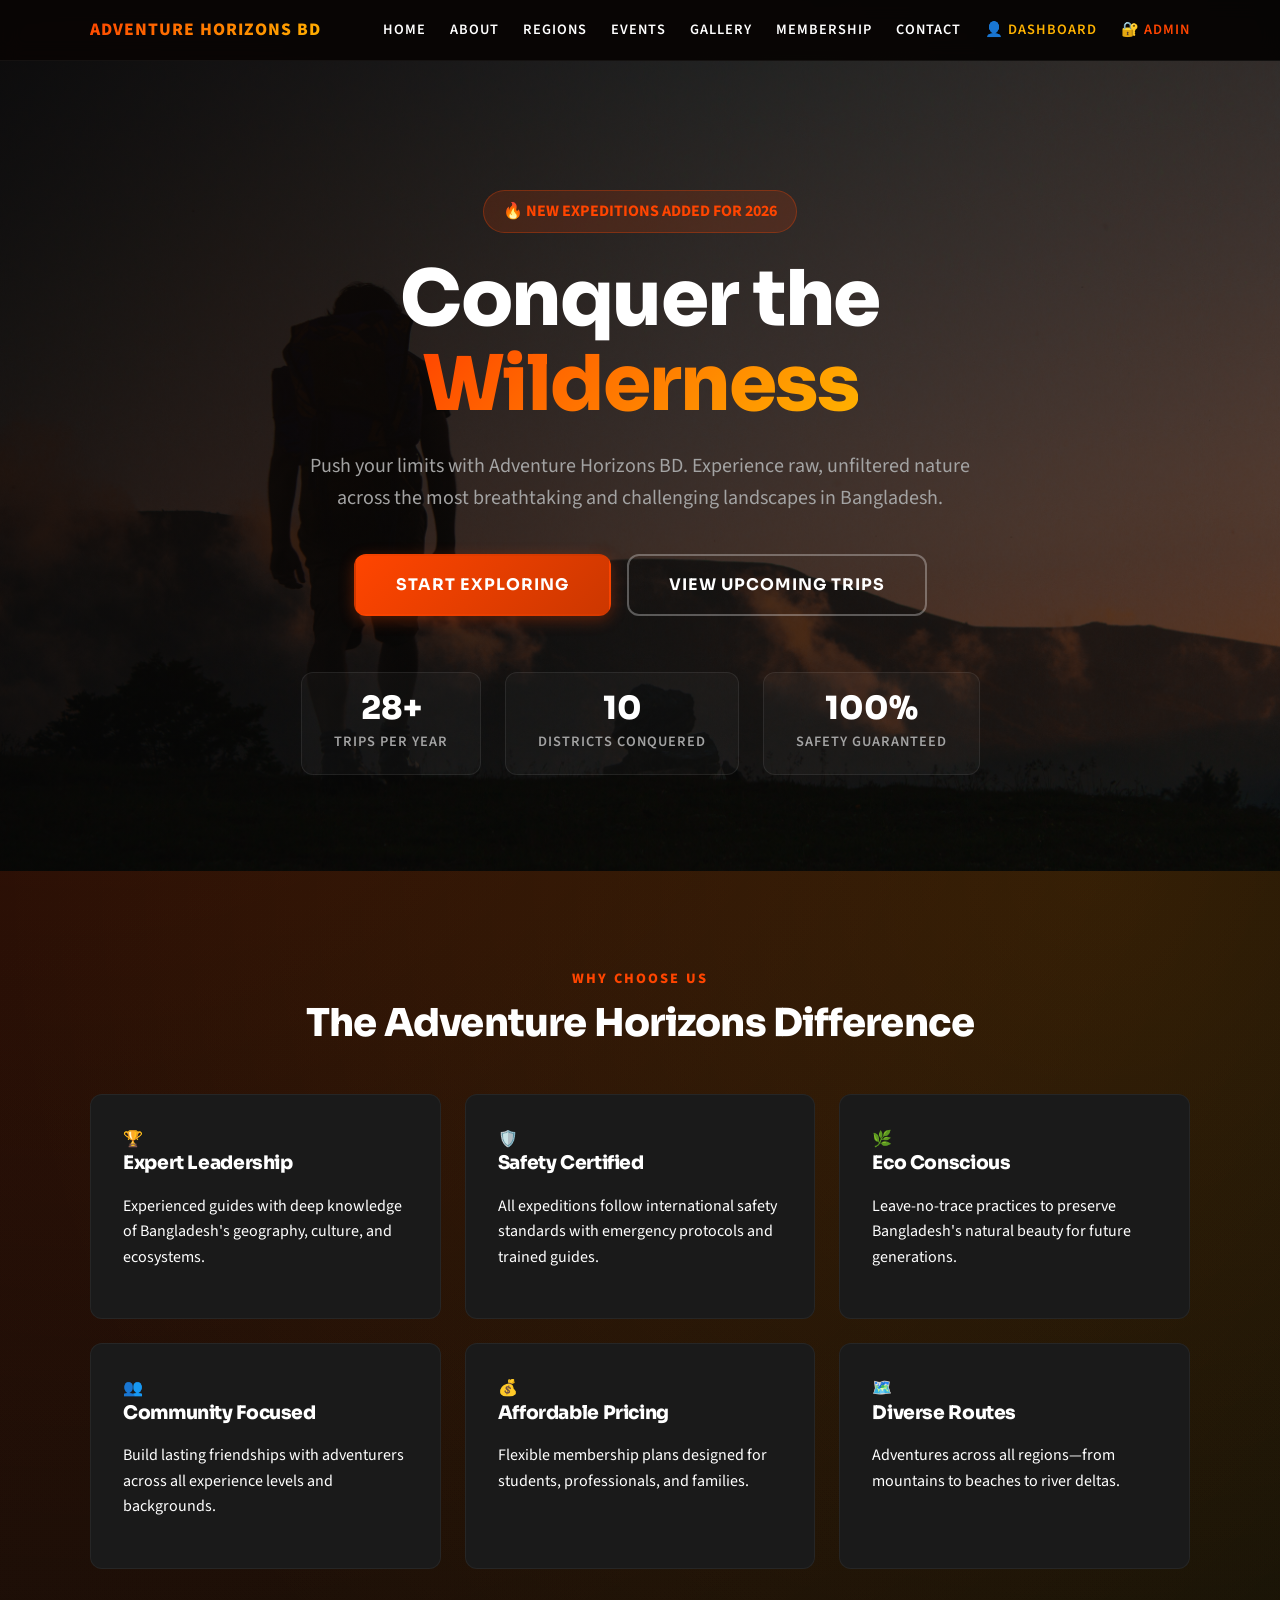
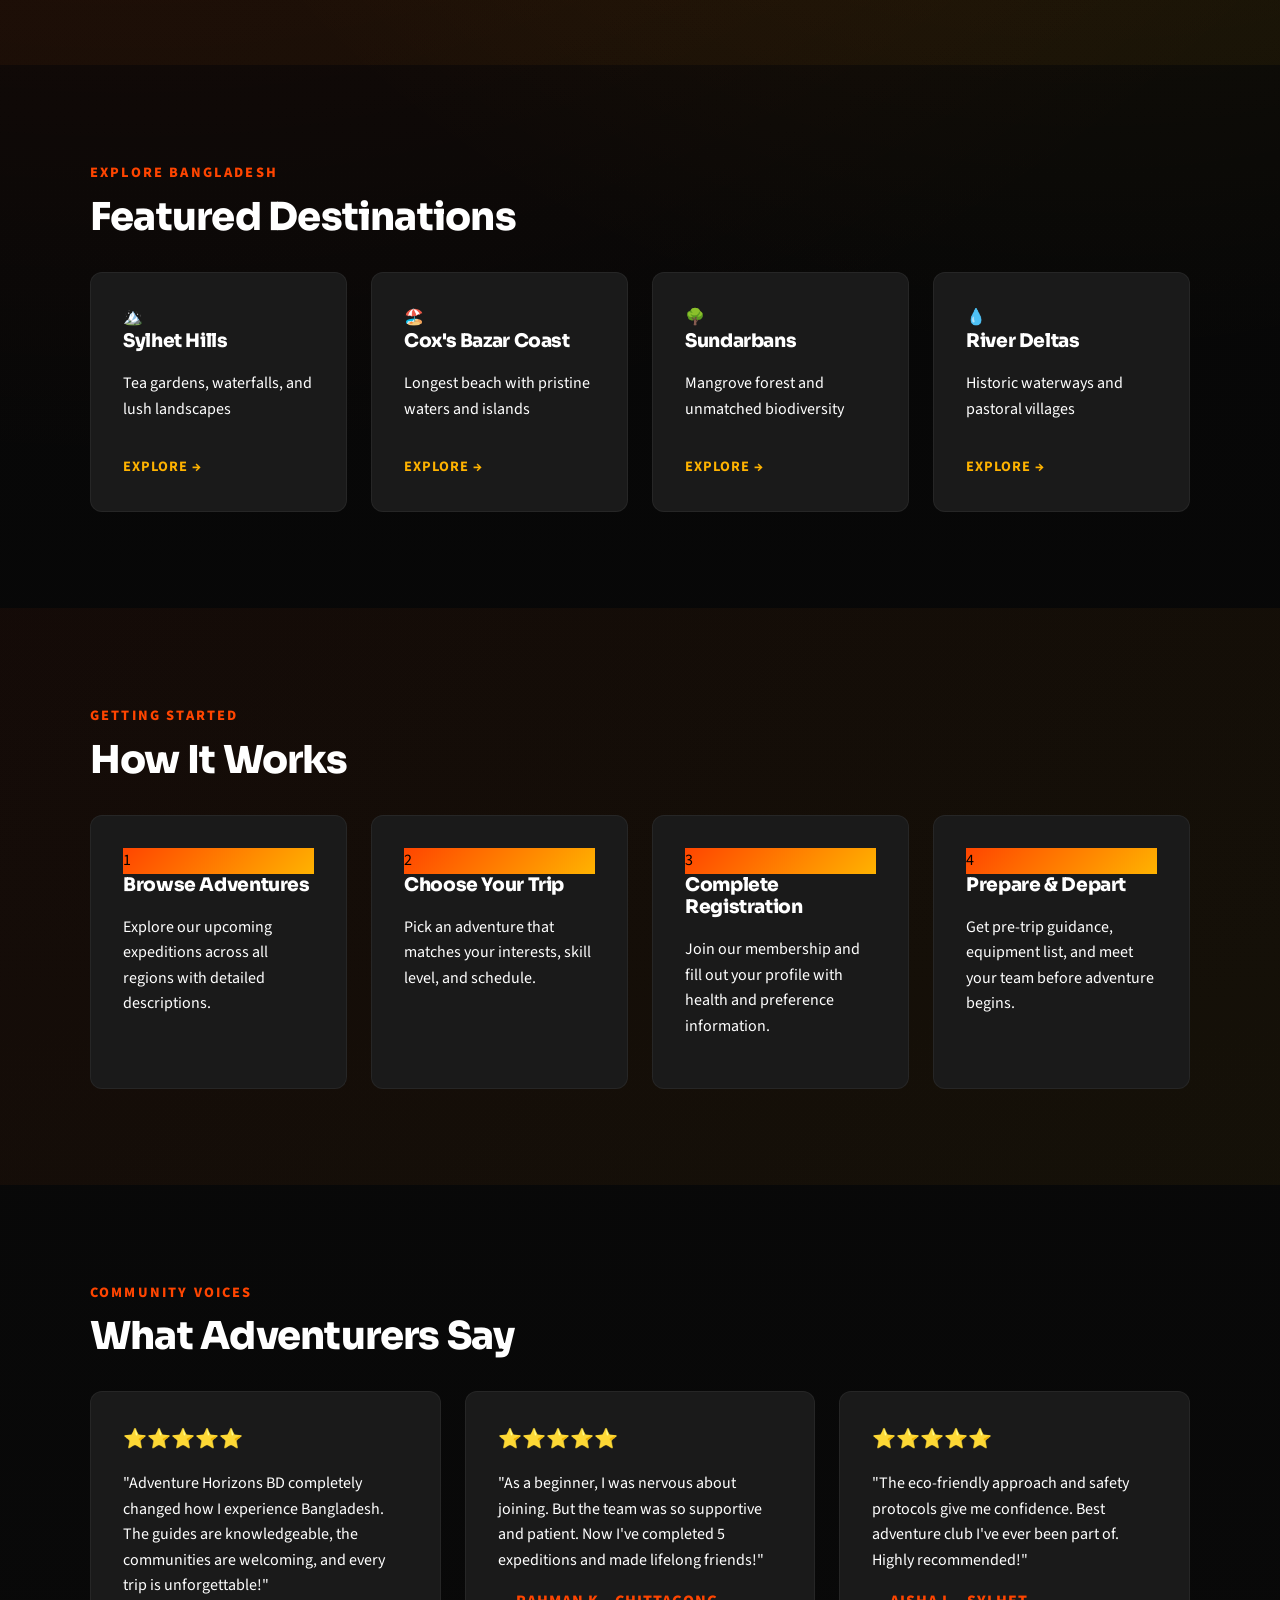
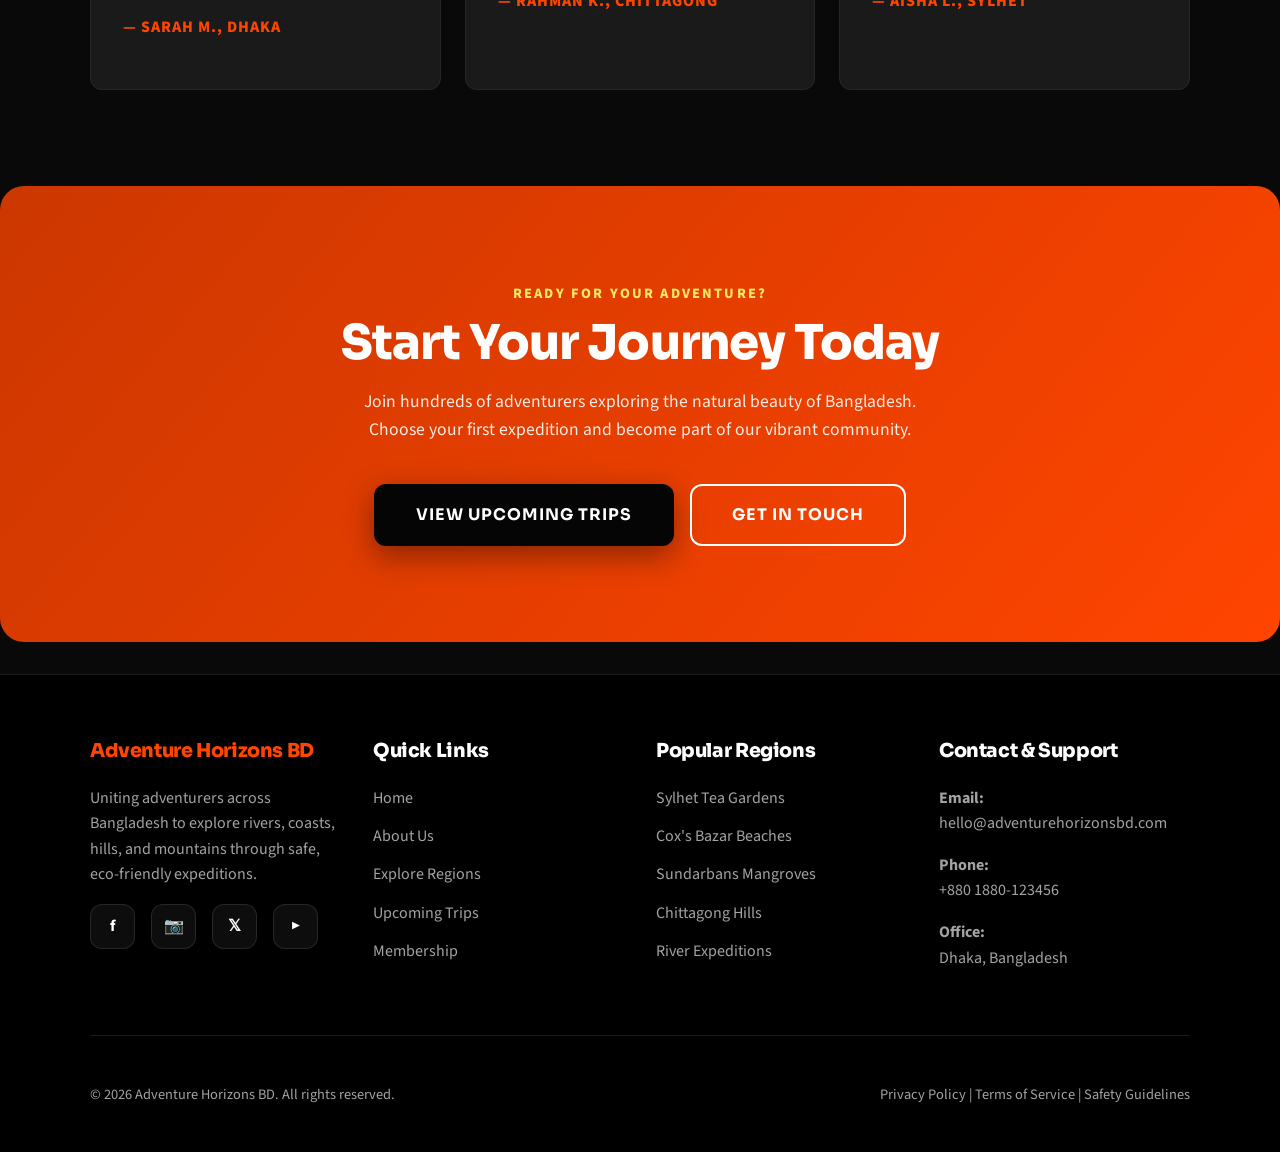
<file: index.html>
<!DOCTYPE html>
<html lang="en">
  <head>
    <meta charset="UTF-8" />
    <meta name="viewport" content="width=device-width, initial-scale=1.0" />
    <meta
      name="description"
      content="Adventure Horizons BD - outdoor adventures, expeditions, and community activities across Bangladesh."
    />
    <title>Adventure Horizons BD | Conquer the Wilderness</title>
    <link rel="preconnect" href="https://fonts.googleapis.com" />
    <link rel="preconnect" href="https://fonts.gstatic.com" crossorigin />
    <link
      href="https://fonts.googleapis.com/css2?family=Sora:wght@400;500;600;700;800&family=Source+Sans+3:wght@400;600;700&display=swap"
      rel="stylesheet"
    />
    <link rel="stylesheet" href="styles.css" />
  </head>
  <body>
    <header class="site-header">
      <div class="container nav-wrap">
        <a class="brand" href="index.html">
          
          <span>Adventure Horizons BD</span>
        </a>
        <button class="menu-toggle" aria-label="Toggle menu">
          <span></span>
          <span></span>
          <span></span>
        </button>
        <nav aria-label="Main navigation">
          <ul class="nav-list">
            <li><a href="index.html">Home</a></li>
            <li><a href="about.html">About</a></li>
            <li><a href="regions.html">Regions</a></li>
            <li><a href="events.html">Events</a></li>
            <li><a href="gallery.html">Gallery</a></li>
            <li><a href="membership.html">Membership</a></li>
            <li><a href="contact.html">Contact</a></li>
            <li><a href="user.html" style="color: var(--accent);">👤 Dashboard</a></li>
            <li><a href="admin.html" style="color: var(--primary);">🔐 Admin</a></li>
          </ul>
        </nav>
      </div>
    </header>
    
    <main>
      <section id="home" class="hero">
        <div class="hero-overlay"></div>
        <div class="container hero-content" style="display: flex; flex-direction: column; align-items: center; text-align: center;">
          <span style="display: inline-block; background: rgba(255, 69, 0, 0.15); color: var(--primary); padding: 0.5rem 1.2rem; border-radius: 50px; font-weight: 700; margin-bottom: 1.5rem; border: 1px solid rgba(255, 69, 0, 0.3); animation: slideDown 0.6s ease-out;">
            🔥 NEW EXPEDITIONS ADDED FOR 2026
          </span>
          
          <h1 style="font-size: clamp(3rem, 6vw, 5.5rem); line-height: 1.1; margin-bottom: 1.5rem;">
            Conquer the <br><span class="highlight-text">Wilderness</span>
          </h1>
          
          <p style="font-size: 1.25rem; color: var(--muted); margin: 0 auto 2.5rem; max-width: 700px;">
            Push your limits with Adventure Horizons BD. Experience raw, unfiltered nature across the most breathtaking and challenging landscapes in Bangladesh.
          </p>

          <div class="hero-actions" style="justify-content: center;">
            <a class="btn btn-primary" href="regions.html">Start Exploring</a>
            <a class="btn btn-secondary" href="events.html">View Upcoming Trips</a>
          </div>

          <div class="hero-stats" aria-label="Club highlights" style="margin-top: 3.5rem;">
            <div>
              <strong>28+</strong>
              <span>Trips Per Year</span>
            </div>
            <div>
              <strong>10</strong>
              <span>Districts Conquered</span>
            </div>
            <div>
              <strong>100%</strong>
              <span>Safety Guaranteed</span>
            </div>
          </div>
        </div>
      </section>



      <section class="section why-section" style="background: linear-gradient(135deg, rgba(255, 69, 0, 0.05), rgba(255, 179, 0, 0.05));">
        <div class="container">
          <p class="eyebrow" style="text-align: center;">Why Choose Us</p>
          <h2 style="text-align: center;">The Adventure Horizons Difference</h2>
          <div class="why-grid">
            <article class="why-card">
              <div class="why-icon">🏆</div>
              <h3>Expert Leadership</h3>
              <p>Experienced guides with deep knowledge of Bangladesh's geography, culture, and ecosystems.</p>
            </article>
            <article class="why-card">
              <div class="why-icon">🛡️</div>
              <h3>Safety Certified</h3>
              <p>All expeditions follow international safety standards with emergency protocols and trained guides.</p>
            </article>
            <article class="why-card">
              <div class="why-icon">🌿</div>
              <h3>Eco Conscious</h3>
              <p>Leave-no-trace practices to preserve Bangladesh's natural beauty for future generations.</p>
            </article>
            <article class="why-card">
              <div class="why-icon">👥</div>
              <h3>Community Focused</h3>
              <p>Build lasting friendships with adventurers across all experience levels and backgrounds.</p>
            </article>
            <article class="why-card">
              <div class="why-icon">💰</div>
              <h3>Affordable Pricing</h3>
              <p>Flexible membership plans designed for students, professionals, and families.</p>
            </article>
            <article class="why-card">
              <div class="why-icon">🗺️</div>
              <h3>Diverse Routes</h3>
              <p>Adventures across all regions—from mountains to beaches to river deltas.</p>
            </article>
          </div>
        </div>
      </section>

      <section class="section featured-destinations">
        <div class="container">
          <p class="eyebrow">Explore Bangladesh</p>
          <h2>Featured Destinations</h2>
          <div class="destinations-grid">
            <div class="destination-card">
              <div class="destination-header">🏔️</div>
              <h3>Sylhet Hills</h3>
              <p>Tea gardens, waterfalls, and lush landscapes</p>
              <a href="regions.html" class="explore-link">Explore →</a>
            </div>
            <div class="destination-card">
              <div class="destination-header">🏖️</div>
              <h3>Cox's Bazar Coast</h3>
              <p>Longest beach with pristine waters and islands</p>
              <a href="regions.html" class="explore-link">Explore →</a>
            </div>
            <div class="destination-card">
              <div class="destination-header">🌳</div>
              <h3>Sundarbans</h3>
              <p>Mangrove forest and unmatched biodiversity</p>
              <a href="regions.html" class="explore-link">Explore →</a>
            </div>
            <div class="destination-card">
              <div class="destination-header">💧</div>
              <h3>River Deltas</h3>
              <p>Historic waterways and pastoral villages</p>
              <a href="regions.html" class="explore-link">Explore →</a>
            </div>
          </div>
        </div>
      </section>

      <section class="section how-it-works-section" style="background: linear-gradient(135deg, rgba(255, 69, 0, 0.05), rgba(255, 179, 0, 0.05));">
        <div class="container">
          <p class="eyebrow">Getting Started</p>
          <h2>How It Works</h2>
          <div class="steps-grid">
            <div class="step-card">
              <div class="step-number">1</div>
              <h3>Browse Adventures</h3>
              <p>Explore our upcoming expeditions across all regions with detailed descriptions.</p>
            </div>
            <div class="step-card">
              <div class="step-number">2</div>
              <h3>Choose Your Trip</h3>
              <p>Pick an adventure that matches your interests, skill level, and schedule.</p>
            </div>
            <div class="step-card">
              <div class="step-number">3</div>
              <h3>Complete Registration</h3>
              <p>Join our membership and fill out your profile with health and preference information.</p>
            </div>
            <div class="step-card">
              <div class="step-number">4</div>
              <h3>Prepare & Depart</h3>
              <p>Get pre-trip guidance, equipment list, and meet your team before adventure begins.</p>
            </div>
          </div>
        </div>
      </section>

      <section class="section testimonials-section">
        <div class="container">
          <p class="eyebrow">Community Voices</p>
          <h2>What Adventurers Say</h2>
          <div class="testimonials-grid">
            <article class="testimonial-card">
              <div class="stars">⭐⭐⭐⭐⭐</div>
              <p class="quote">"Adventure Horizons BD completely changed how I experience Bangladesh. The guides are knowledgeable, the communities are welcoming, and every trip is unforgettable!"</p>
              <p class="author">— Sarah M., Dhaka</p>
            </article>
            <article class="testimonial-card">
              <div class="stars">⭐⭐⭐⭐⭐</div>
              <p class="quote">"As a beginner, I was nervous about joining. But the team was so supportive and patient. Now I've completed 5 expeditions and made lifelong friends!"</p>
              <p class="author">— Rahman K., Chittagong</p>
            </article>
            <article class="testimonial-card">
              <div class="stars">⭐⭐⭐⭐⭐</div>
              <p class="quote">"The eco-friendly approach and safety protocols give me confidence. Best adventure club I've ever been part of. Highly recommended!"</p>
              <p class="author">— Aisha L., Sylhet</p>
            </article>
          </div>
        </div>
      </section>

      <section class="section cta-section" style="background: linear-gradient(130deg, #CC3700 0%, #FF4500 100%); color: white; padding: 6rem 0; border-radius: 24px; margin-bottom: 2rem;">
        <div class="container">
          <div style="text-align: center;">
            <p class="eyebrow" style="color: #FFE866;">Ready for Your Adventure?</p>
            <h2 style="color: white; font-size: 3rem;">Start Your Journey Today</h2>
            <p style="color: rgba(255, 255, 255, 0.9); max-width: 600px; margin: 1rem auto 2.5rem; font-size: 1.1rem;">
              Join hundreds of adventurers exploring the natural beauty of Bangladesh. Choose your first expedition and become part of our vibrant community.
            </p>
            <div style="display: flex; gap: 1rem; justify-content: center; flex-wrap: wrap;">
              <a class="btn btn-primary" href="events.html" style="background: #050505; color: #fff; box-shadow: 0 10px 30px rgba(0,0,0,0.4);">View Upcoming Trips</a>
              <a class="btn btn-secondary" href="contact.html" style="border-color: white; color: white;">Get in Touch</a>
            </div>
          </div>
        </div>
      </section>
    </main>

    <footer class="site-footer">
      <div class="container">
        <div class="footer-grid">
          <section class="footer-column">
            <h3 style="color: var(--primary);">Adventure Horizons BD</h3>
            <p>Uniting adventurers across Bangladesh to explore rivers, coasts, hills, and mountains through safe, eco-friendly expeditions.</p>
            <div class="social-links">
              <a href="#" aria-label="Facebook">f</a>
              <a href="#" aria-label="Instagram">📷</a>
              <a href="#" aria-label="Twitter">𝕏</a>
              <a href="#" aria-label="YouTube">▶</a>
            </div>
          </section>

          <section class="footer-column">
            <h3>Quick Links</h3>
            <ul>
              <li><a href="index.html">Home</a></li>
              <li><a href="about.html">About Us</a></li>
              <li><a href="regions.html">Explore Regions</a></li>
              <li><a href="events.html">Upcoming Trips</a></li>
              <li><a href="membership.html">Membership</a></li>
            </ul>
          </section>

          <section class="footer-column">
            <h3>Popular Regions</h3>
            <ul>
              <li><a href="regions.html">Sylhet Tea Gardens</a></li>
              <li><a href="regions.html">Cox's Bazar Beaches</a></li>
              <li><a href="regions.html">Sundarbans Mangroves</a></li>
              <li><a href="regions.html">Chittagong Hills</a></li>
              <li><a href="regions.html">River Expeditions</a></li>
            </ul>
          </section>

          <section class="footer-column">
            <h3>Contact & Support</h3>
            <p><strong>Email:</strong><br>hello@adventurehorizonsbd.com</p>
            <p><strong>Phone:</strong><br>+880 1880-123456</p>
            <p><strong>Office:</strong><br>Dhaka, Bangladesh</p>
          </section>
        </div>

        <div class="footer-bottom">
          <p>&copy; 2026 Adventure Horizons BD. All rights reserved.</p>
          <p>
            <a href="#">Privacy Policy</a> | 
            <a href="#">Terms of Service</a> | 
            <a href="#">Safety Guidelines</a>
          </p>
        </div>
      </div>
    </footer>

    <button id="scrollToTop" aria-label="Scroll to top">↑</button>

    <script src="main.js"></script>
  </body>
</html>
</file>
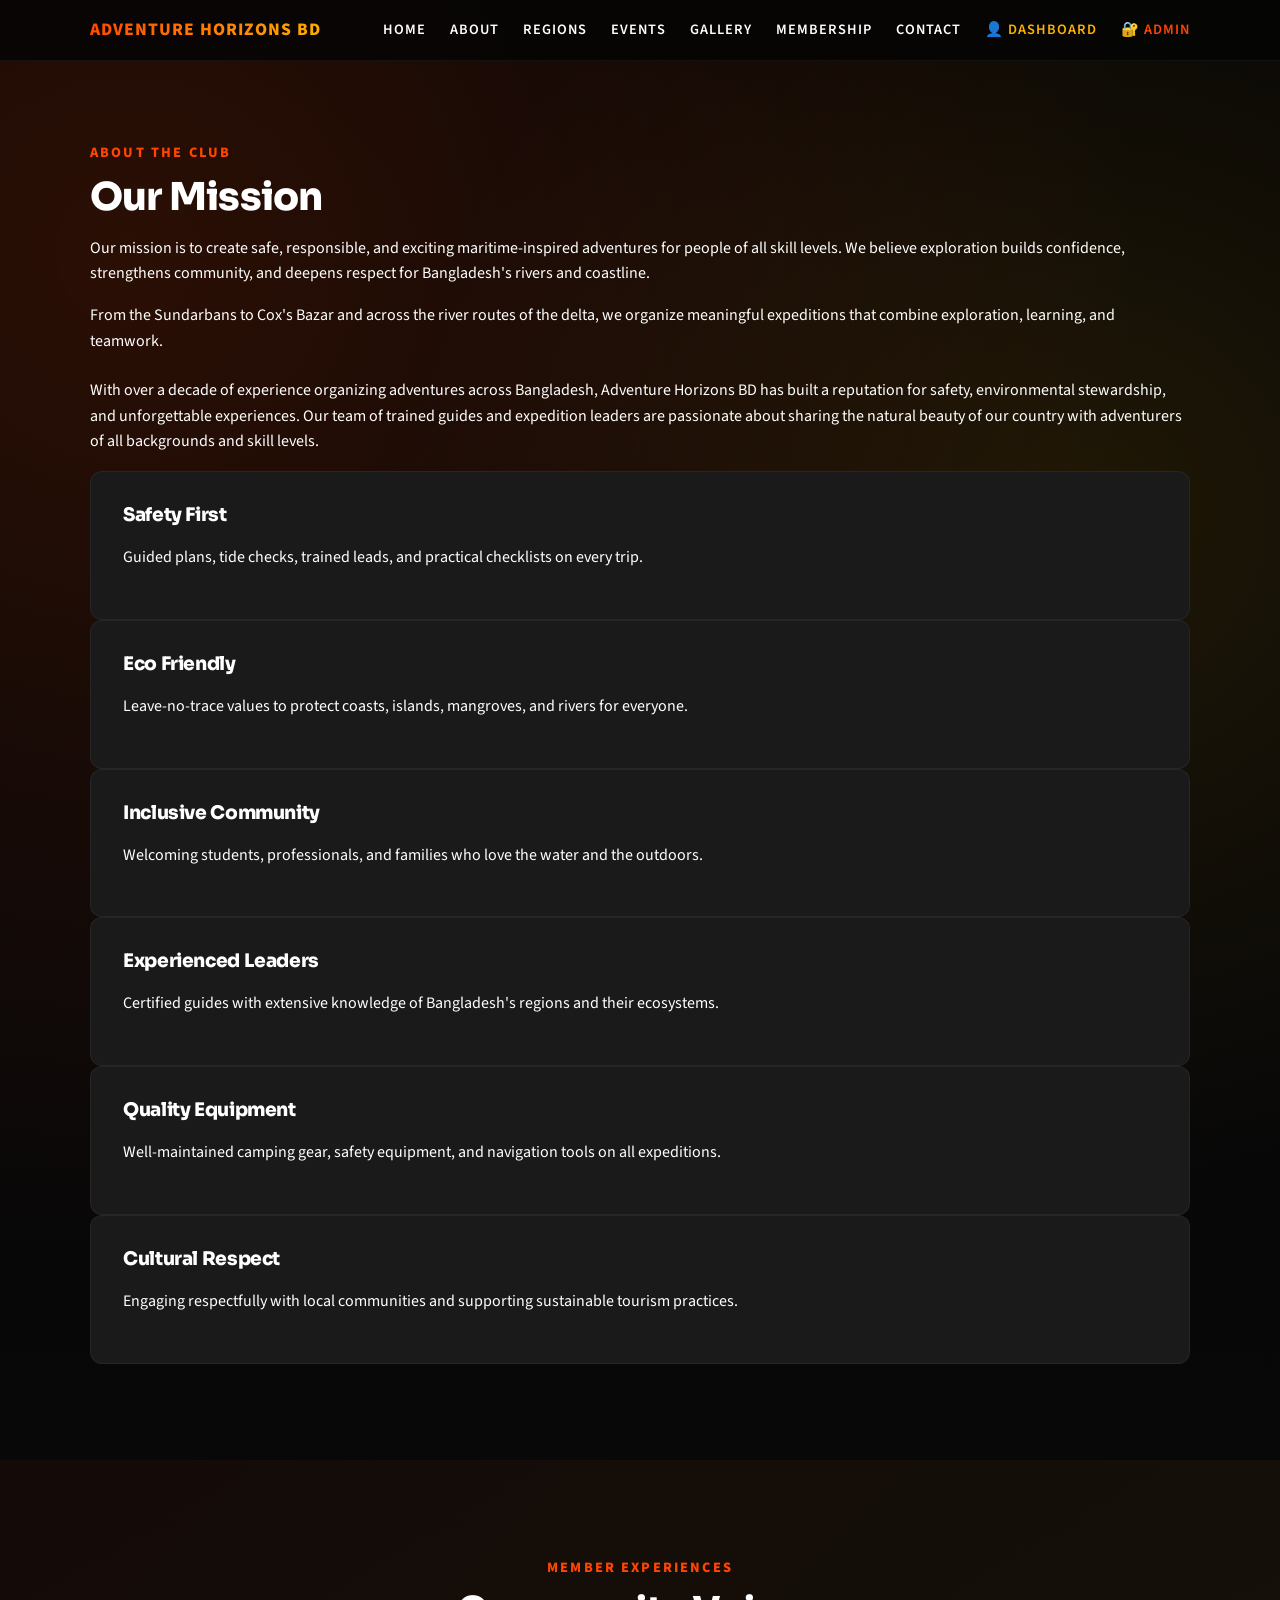
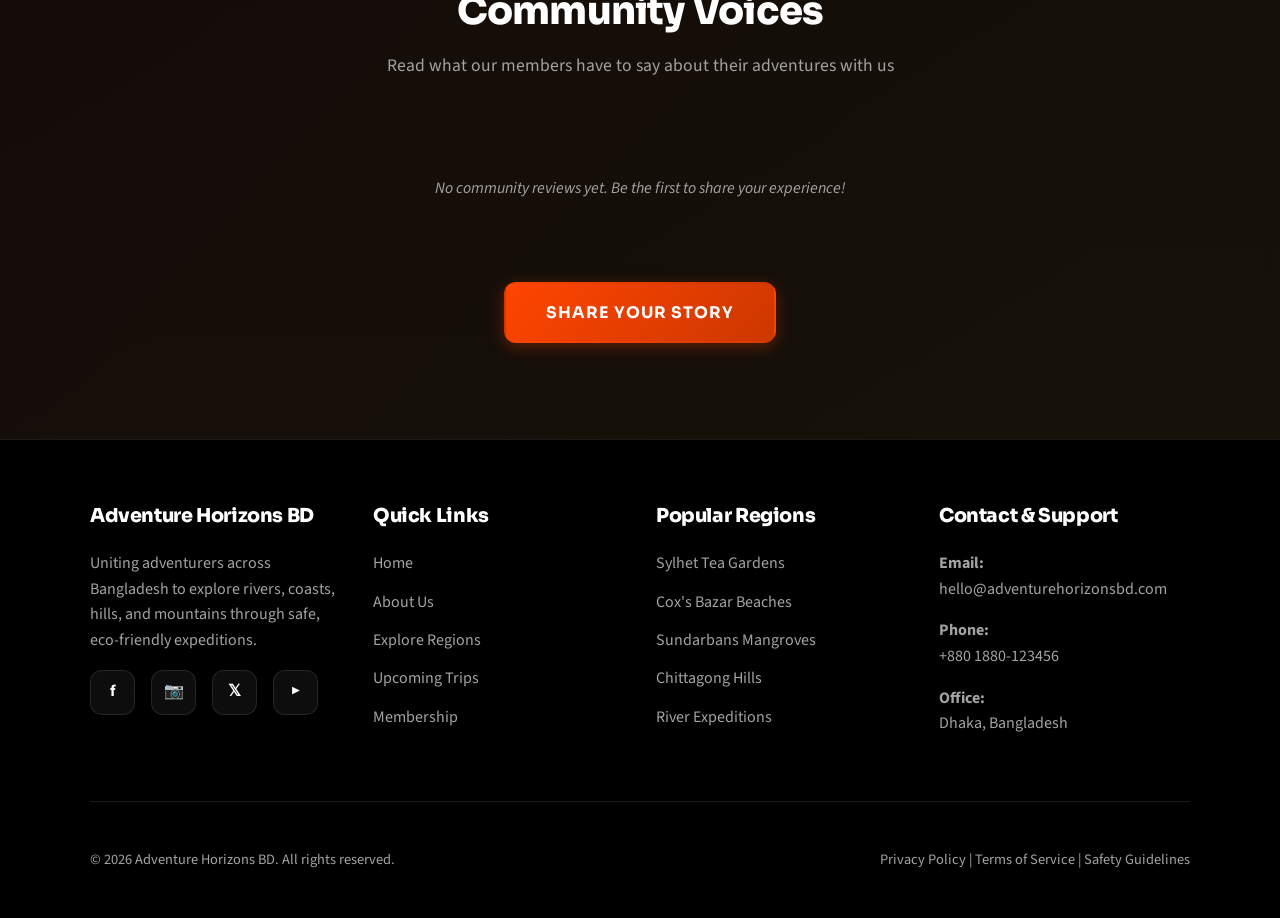
<file: about.html>
<!DOCTYPE html>
<html lang="en">
  <head>
    <meta charset="UTF-8" />
    <meta name="viewport" content="width=device-width, initial-scale=1.0" />
    <meta name="description" content="About Adventure Horizons BD - our mission, values, and commitment to safe and eco-friendly adventures." />
    <title>About - Adventure Horizons BD</title>
    <link rel="preconnect" href="https://fonts.googleapis.com" />
    <link rel="preconnect" href="https://fonts.gstatic.com" crossorigin />
    <link href="https://fonts.googleapis.com/css2?family=Sora:wght@400;500;600;700;800&family=Source+Sans+3:wght@400;600;700&display=swap" rel="stylesheet" />
    <link rel="stylesheet" href="styles.css" />
  </head>
  <body>
    <header class="site-header">
      <div class="container nav-wrap">
        <a class="brand" href="index.html">
          <span>Adventure Horizons BD</span>
        </a>
        <button class="menu-toggle" aria-label="Toggle menu">
          <span></span>
          <span></span>
          <span></span>
        </button>
        <nav aria-label="Main navigation">
          <ul class="nav-list">
            <li><a href="index.html">Home</a></li>
            <li><a href="about.html">About</a></li>
            <li><a href="regions.html">Regions</a></li>
            <li><a href="events.html">Events</a></li>
            <li><a href="gallery.html">Gallery</a></li>
            <li><a href="membership.html">Membership</a></li>
            <li><a href="contact.html">Contact</a></li>
            <li><a href="user.html" style="color: var(--accent);">👤 Dashboard</a></li>
            <li><a href="admin.html" style="color: var(--primary);">🔐 Admin</a></li>
          </ul>
        </nav>
      </div>
    </header>

    <main>
      <section class="section" style="padding-top: 5rem;">
        <div class="container split-layout">
          <div>
            <p class="eyebrow">About the Club</p>
            <h2>Our Mission</h2>
            <p>
              Our mission is to create safe, responsible, and exciting maritime-inspired
              adventures for people of all skill levels. We believe exploration builds
              confidence, strengthens community, and deepens respect for Bangladesh's rivers
              and coastline.
            </p>
            <p>
              From the Sundarbans to Cox's Bazar and across the river routes of the delta,
              we organize meaningful expeditions that combine exploration, learning, and teamwork.
            </p>
            <p style="margin-top: 1.5rem;">
              With over a decade of experience organizing adventures across Bangladesh, Adventure Horizons BD
              has built a reputation for safety, environmental stewardship, and unforgettable experiences.
              Our team of trained guides and expedition leaders are passionate about sharing the natural
              beauty of our country with adventurers of all backgrounds and skill levels.
            </p>
          </div>
          <div class="info-cards" aria-label="Club values">
            <article class="card">
              <h3>Safety First</h3>
              <p>Guided plans, tide checks, trained leads, and practical checklists on every trip.</p>
            </article>
            <article class="card">
              <h3>Eco Friendly</h3>
              <p>Leave-no-trace values to protect coasts, islands, mangroves, and rivers for everyone.</p>
            </article>
            <article class="card">
              <h3>Inclusive Community</h3>
              <p>Welcoming students, professionals, and families who love the water and the outdoors.</p>
            </article>
            <article class="card">
              <h3>Experienced Leaders</h3>
              <p>Certified guides with extensive knowledge of Bangladesh's regions and their ecosystems.</p>
            </article>
            <article class="card">
              <h3>Quality Equipment</h3>
              <p>Well-maintained camping gear, safety equipment, and navigation tools on all expeditions.</p>
            </article>
            <article class="card">
              <h3>Cultural Respect</h3>
              <p>Engaging respectfully with local communities and supporting sustainable tourism practices.</p>
            </article>
          </div>
        </div>
      </section>

      <!-- Community Voices Section -->
      <section class="section community-section" style="background: linear-gradient(135deg, rgba(255, 69, 0, 0.05), rgba(255, 179, 0, 0.05));">
        <div class="container">
          <p class="eyebrow" style="text-align: center;">Member Experiences</p>
          <h2 style="text-align: center;">Community Voices</h2>
          <p style="text-align: center; color: var(--muted); margin-bottom: 3rem; font-size: 1.1rem;">
            Read what our members have to say about their adventures with us
          </p>
          <div id="communityVoicesGrid" class="testimonials-grid">
            <p class="no-reviews">Loading community reviews...</p>
          </div>
          <div style="text-align: center; margin-top: 2rem;">
            <a href="user.html" class="btn btn-primary">Share Your Story</a>
          </div>
        </div>
      </section>
    </main>

    <footer class="site-footer">
      <div class="container">
        <div class="footer-grid">
          <section class="footer-column">
            <h3>Adventure Horizons BD</h3>
            <p>Uniting adventurers across Bangladesh to explore rivers, coasts, hills, and mountains through safe, eco-friendly expeditions.</p>
            <div class="social-links">
              <a href="#" aria-label="Facebook">f</a>
              <a href="#" aria-label="Instagram">📷</a>
              <a href="#" aria-label="Twitter">𝕏</a>
              <a href="#" aria-label="YouTube">▶</a>
            </div>
          </section>

          <section class="footer-column">
            <h3>Quick Links</h3>
            <ul>
              <li><a href="index.html">Home</a></li>
              <li><a href="about.html">About Us</a></li>
              <li><a href="regions.html">Explore Regions</a></li>
              <li><a href="events.html">Upcoming Trips</a></li>
              <li><a href="membership.html">Membership</a></li>
            </ul>
          </section>

          <section class="footer-column">
            <h3>Popular Regions</h3>
            <ul>
              <li><a href="regions.html">Sylhet Tea Gardens</a></li>
              <li><a href="regions.html">Cox's Bazar Beaches</a></li>
              <li><a href="regions.html">Sundarbans Mangroves</a></li>
              <li><a href="regions.html">Chittagong Hills</a></li>
              <li><a href="regions.html">River Expeditions</a></li>
            </ul>
          </section>

          <section class="footer-column">
            <h3>Contact & Support</h3>
            <p><strong>Email:</strong><br>hello@adventurehorizonsbd.com</p>
            <p><strong>Phone:</strong><br>+880 1880-123456</p>
            <p><strong>Office:</strong><br>Dhaka, Bangladesh</p>
          </section>
        </div>

        <div class="footer-bottom">
          <p>&copy; 2026 Adventure Horizons BD. All rights reserved.</p>
          <p>
            <a href="#">Privacy Policy</a> | 
            <a href="#">Terms of Service</a> | 
            <a href="#">Safety Guidelines</a>
          </p>
        </div>
      </div>
    </footer>

    <button id="scrollToTop" aria-label="Scroll to top">↑</button>

    <script src="main.js"></script>
  </body>
</html>
</file>
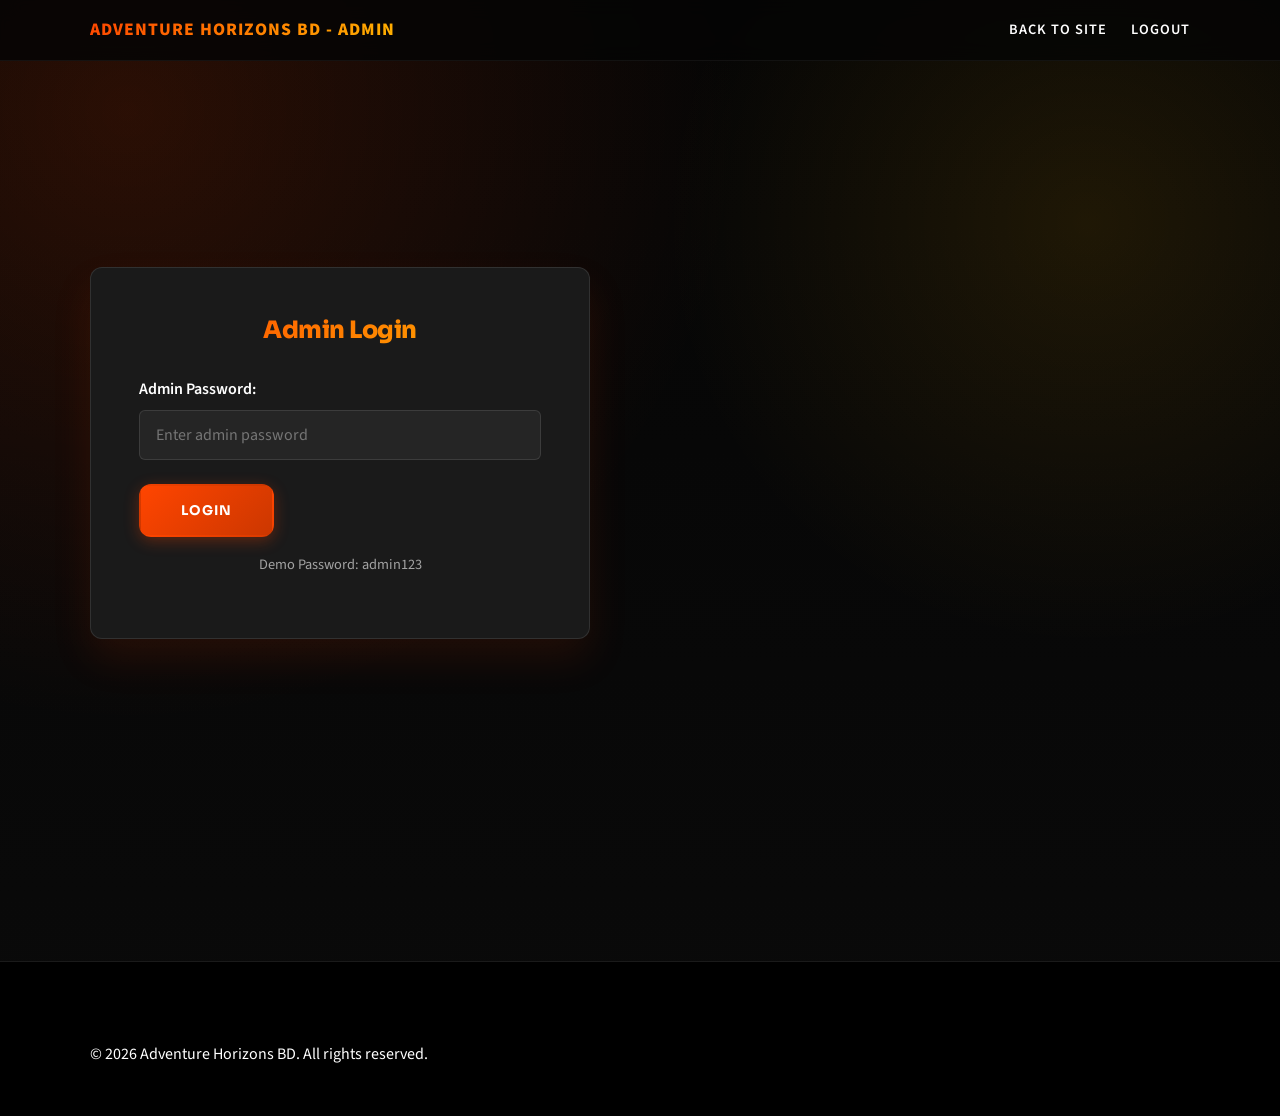
<file: admin.html>
<!DOCTYPE html>
<html lang="en">
  <head>
    <meta charset="UTF-8" />
    <meta name="viewport" content="width=device-width, initial-scale=1.0" />
    <meta name="description" content="Admin Panel - Adventure Horizons BD" />
    <title>Admin Panel - Adventure Horizons BD</title>
    <link rel="preconnect" href="https://fonts.googleapis.com" />
    <link rel="preconnect" href="https://fonts.gstatic.com" crossorigin />
    <link href="https://fonts.googleapis.com/css2?family=Sora:wght@400;500;600;700;800&family=Source+Sans+3:wght@400;600;700&display=swap" rel="stylesheet" />
    <link rel="stylesheet" href="styles.css" />
  </head>
  <body>
    <header class="site-header">
      <div class="container nav-wrap">
        <a class="brand" href="index.html">
          <span>Adventure Horizons BD - Admin</span>
        </a>
        <button class="menu-toggle" aria-label="Toggle menu">
          <span></span>
          <span></span>
          <span></span>
        </button>
        <nav aria-label="Main navigation">
          <ul class="nav-list">
            <li><a href="index.html">Back to Site</a></li>
            <li><a href="#" onclick="logout(); return false;">Logout</a></li>
          </ul>
        </nav>
      </div>
    </header>

    <main class="admin-container">
      <!-- Login Form -->
      <section id="loginSection" class="admin-section login-section">
        <div class="container">
          <div class="login-card">
            <h2>Admin Login</h2>
            <form id="loginForm">
              <div class="form-group">
                <label for="adminPassword">Admin Password:</label>
                <input type="password" id="adminPassword" placeholder="Enter admin password" required />
              </div>
              <button type="submit" class="btn btn-primary">Login</button>
              <p class="admin-hint">Demo Password: admin123</p>
            </form>
          </div>
        </div>
      </section>

      <!-- Admin Dashboard -->
      <div id="adminDashboard" class="admin-dashboard hidden">
        <!-- Navigation Tabs -->
        <div class="admin-nav">
          <div class="container">
            <div class="admin-tabs">
              <button class="admin-tab active" onclick="switchTab('gallery')">📷 Gallery Management</button>
              <button class="admin-tab" onclick="switchTab('events')">📅 Events Management</button>
              <button class="admin-tab" onclick="switchTab('membership')">👥 Membership Approvals</button>
            </div>
          </div>
        </div>

        <!-- Gallery Management Tab -->
        <section id="galleryTab" class="admin-tab-content active">
          <div class="container">
            <h2>Gallery Management</h2>
            
            <div class="admin-panel">
              <div class="admin-form-section">
                <h3>Add New Photo</h3>
                <form id="galleryForm">
                  <div class="form-group">
                    <label for="galleryTitle">Photo Title:</label>
                    <input type="text" id="galleryTitle" placeholder="e.g., Mountain Peak Adventure" required />
                  </div>
                  
                  <div class="form-group">
                    <label>Upload Method:</label>
                    <div class="upload-method-tabs">
                      <button type="button" class="upload-method-btn active" onclick="switchUploadMethod('file')">📁 Upload File</button>
                      <button type="button" class="upload-method-btn" onclick="switchUploadMethod('url')">🔗 Image URL</button>
                    </div>
                  </div>

                  <div id="fileUploadMethod" class="upload-method-content active">
                    <div class="form-group">
                      <label for="galleryImageFile">Select Image File:</label>
                      <input type="file" id="galleryImageFile" accept="image/*" />
                      <small style="color: var(--muted); display: block; margin-top: 0.5rem;">Supported formats: JPG, PNG, GIF, WebP</small>
                    </div>
                  </div>

                  <div id="urlUploadMethod" class="upload-method-content">
                    <div class="form-group">
                      <label for="galleryImageUrl">Image URL:</label>
                      <input type="url" id="galleryImageUrl" placeholder="https://example.com/image.jpg" />
                    </div>
                  </div>
                  
                  <div class="form-group">
                    <label for="galleryDescription">Description:</label>
                    <textarea id="galleryDescription" placeholder="Brief description of the photo" rows="3"></textarea>
                  </div>
                  
                  <button type="submit" class="btn btn-primary">Add Photo to Gallery</button>
                </form>
              </div>

              <div class="admin-list-section">
                <h3>Current Gallery Photos</h3>
                <div id="galleryList" class="admin-items-list">
                  <p class="no-items">No photos added yet</p>
                </div>
              </div>
            </div>
          </div>
        </section>

        <!-- Events Management Tab -->
        <section id="eventsTab" class="admin-tab-content">
          <div class="container">
            <h2>Events Management</h2>
            
            <div class="admin-panel">
              <div class="admin-form-section">
                <h3>Add New Event</h3>
                <form id="eventsForm">
                  <div class="form-group">
                    <label for="eventTitle">Event Title:</label>
                    <input type="text" id="eventTitle" placeholder="e.g., Kaptai Lake Expedition" required />
                  </div>
                  
                  <div class="form-row">
                    <div class="form-group">
                      <label for="eventDate">Date(s):</label>
                      <input type="text" id="eventDate" placeholder="e.g., June 7-9, 2026" required />
                    </div>
                    
                    <div class="form-group">
                      <label for="eventDuration">Duration:</label>
                      <input type="text" id="eventDuration" placeholder="e.g., 3 days" required />
                    </div>
                  </div>
                  
                  <div class="form-group">
                    <label for="eventRegion">Region:</label>
                    <input type="text" id="eventRegion" placeholder="e.g., Eastern Hills" required />
                  </div>
                  
                  <div class="form-group">
                    <label for="eventDescription">Description:</label>
                    <textarea id="eventDescription" placeholder="Event details and itinerary" rows="4" required></textarea>
                  </div>
                  
                  <button type="submit" class="btn btn-primary">Add Event</button>
                </form>
              </div>

              <div class="admin-list-section">
                <h3>Current Events</h3>
                <div id="eventsList" class="admin-items-list">
                  <p class="no-items">No events added yet</p>
                </div>
              </div>
            </div>
          </div>
        </section>

        <!-- Membership Approvals Tab -->
        <section id="membershipTab" class="admin-tab-content">
          <div class="container">
            <h2>Membership Approvals</h2>
            <p class="admin-info-note">ℹ️ Members apply through the Membership page. Their applications appear below for approval.</p>
            
            <div class="admin-panel">
              <div class="admin-form-section">
                <h3>Manually Add Membership (Optional)</h3>
                <p style="color: var(--muted); font-size: 0.9rem; margin-bottom: 1.5rem;">Use this to manually add members without an application form</p>
                <form id="membershipForm">
                  <div class="form-group">
                    <label for="memberName">Member Name:</label>
                    <input type="text" id="memberName" placeholder="Full name" required />
                  </div>
                  
                  <div class="form-group">
                    <label for="memberEmail">Email:</label>
                    <input type="email" id="memberEmail" placeholder="Email address" required />
                  </div>
                  
                  <div class="form-group">
                    <label for="memberPlan">Membership Plan:</label>
                    <select id="memberPlan" required>
                      <option value="">Select a plan</option>
                      <option value="Student">Student - 500 BDT/month</option>
                      <option value="Regular">Regular - 800 BDT/month</option>
                      <option value="Family">Family - 1500 BDT/month</option>
                    </select>
                  </div>
                  
                  <div class="form-group">
                    <label for="memberPhone">Phone Number:</label>
                    <input type="tel" id="memberPhone" placeholder="Phone number" required />
                  </div>
                  
                  <button type="submit" class="btn btn-primary">Submit Membership Request</button>
                </form>
              </div>

              <div class="admin-list-section">
                <h3>Pending Membership Requests</h3>
                <div id="membershipList" class="admin-items-list">
                  <p class="no-items">No pending requests</p>
                </div>
              </div>

              <div class="admin-list-section" style="margin-top: 2rem;">
                <h3>Approved Members</h3>
                <div id="approvedList" class="admin-items-list">
                  <p class="no-items">No approved members yet</p>
                </div>
              </div>
            </div>
          </div>
        </section>
      </div>
    </main>

    <footer class="site-footer">
      <div class="container">
        <p>&copy; 2026 Adventure Horizons BD. All rights reserved.</p>
      </div>
    </footer>

    <script src="main.js"></script>
    <script src="admin.js"></script>
  </body>
</html>
</file>
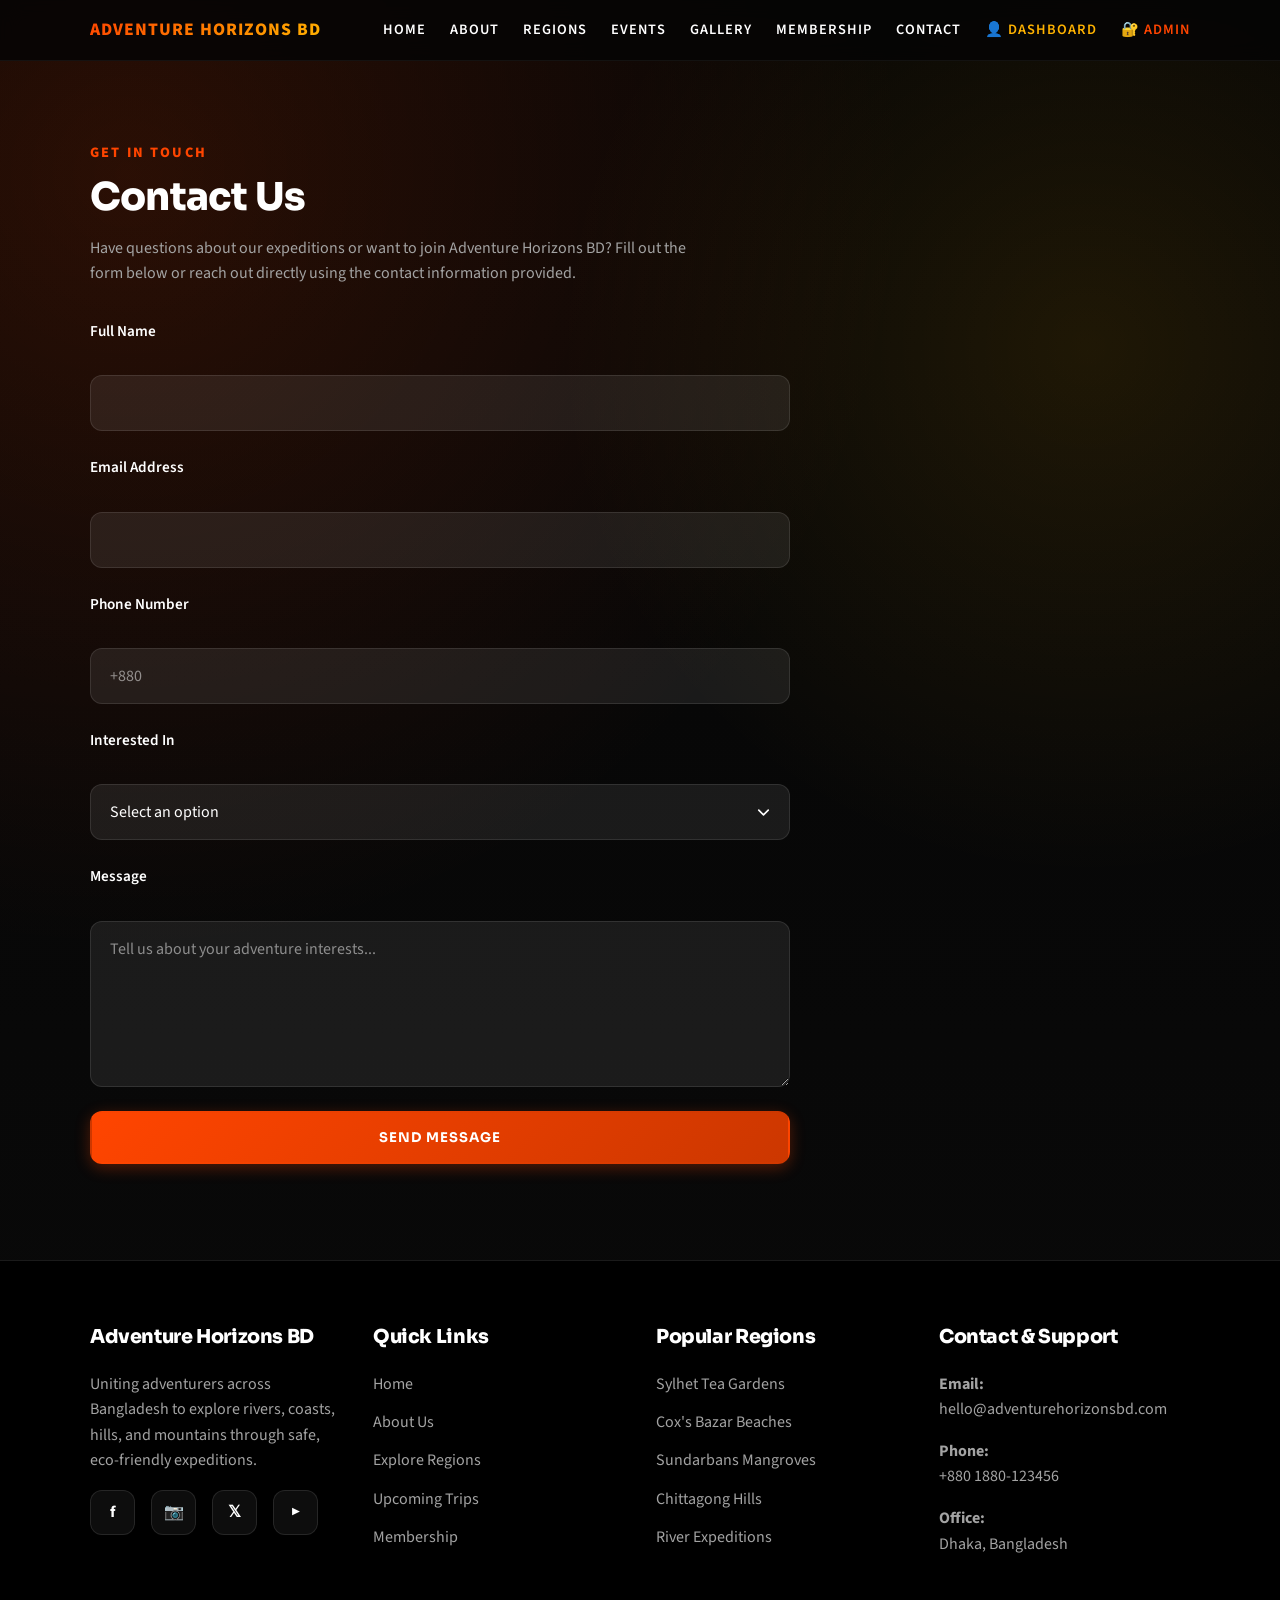
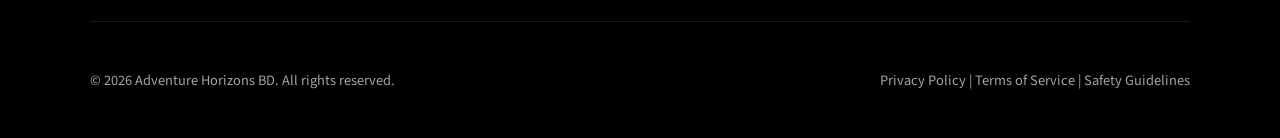
<file: contact.html>
<!DOCTYPE html>
<html lang="en">
  <head>
    <meta charset="UTF-8" />
    <meta name="viewport" content="width=device-width, initial-scale=1.0" />
    <meta name="description" content="Contact Adventure Horizons BD - get in touch for questions about expeditions and trips." />
    <title>Contact - Adventure Horizons BD</title>
    <link rel="preconnect" href="https://fonts.googleapis.com" />
    <link rel="preconnect" href="https://fonts.gstatic.com" crossorigin />
    <link href="https://fonts.googleapis.com/css2?family=Sora:wght@400;500;600;700;800&family=Source+Sans+3:wght@400;600;700&display=swap" rel="stylesheet" />
    <link rel="stylesheet" href="styles.css" />
  </head>
  <body>
    <header class="site-header">
      <div class="container nav-wrap">
        <a class="brand" href="index.html">
          <span>Adventure Horizons BD</span>
        </a>
        <button class="menu-toggle" aria-label="Toggle menu">
          <span></span>
          <span></span>
          <span></span>
        </button>
        <nav aria-label="Main navigation">
          <ul class="nav-list">
            <li><a href="index.html">Home</a></li>
            <li><a href="about.html">About</a></li>
            <li><a href="regions.html">Regions</a></li>
            <li><a href="events.html">Events</a></li>
            <li><a href="gallery.html">Gallery</a></li>
            <li><a href="membership.html">Membership</a></li>
            <li><a href="contact.html">Contact</a></li>
            <li><a href="user.html" style="color: var(--accent);">👤 Dashboard</a></li>
            <li><a href="admin.html" style="color: var(--primary);">🔐 Admin</a></li>
          </ul>
        </nav>
      </div>
    </header>

    <main>
      <section class="section" style="padding-top: 5rem;">
        <div class="container">
          <p class="eyebrow">Get In Touch</p>
          <h2>Contact Us</h2>
          <p style="color: var(--muted); margin-bottom: 2rem; max-width: 600px;">
            Have questions about our expeditions or want to join Adventure Horizons BD? Fill out the form below or reach out directly using the contact information provided.
          </p>
          
          <form class="contact-form" action="#" method="post" style="max-width: 700px;">
            <label for="name">Full Name</label>
            <input id="name" name="name" type="text" required />

            <label for="email">Email Address</label>
            <input id="email" name="email" type="email" required />

            <label for="phone">Phone Number</label>
            <input id="phone" name="phone" type="tel" placeholder="+880" />

            <label for="interest">Interested In</label>
            <select id="interest" name="interest" required>
              <option value="">Select an option</option>
              <option value="hiking">Hiking & Trekking</option>
              <option value="camping">Coastal Camping</option>
              <option value="river">River Expeditions</option>
              <option value="island">Island Tours</option>
              <option value="membership">Membership Information</option>
              <option value="other">Other Inquiry</option>
            </select>

            <label for="message">Message</label>
            <textarea id="message" name="message" rows="6" placeholder="Tell us about your adventure interests..." required></textarea>

            <button class="btn btn-primary" type="submit">Send Message</button>
          </form>
        </div>
      </section>
    </main>

    <footer class="site-footer">
      <div class="container">
        <div class="footer-grid">
          <section class="footer-column">
            <h3>Adventure Horizons BD</h3>
            <p>Uniting adventurers across Bangladesh to explore rivers, coasts, hills, and mountains through safe, eco-friendly expeditions.</p>
            <div class="social-links">
              <a href="#" aria-label="Facebook">f</a>
              <a href="#" aria-label="Instagram">📷</a>
              <a href="#" aria-label="Twitter">𝕏</a>
              <a href="#" aria-label="YouTube">▶</a>
            </div>
          </section>

          <section class="footer-column">
            <h3>Quick Links</h3>
            <ul>
              <li><a href="index.html">Home</a></li>
              <li><a href="about.html">About Us</a></li>
              <li><a href="regions.html">Explore Regions</a></li>
              <li><a href="events.html">Upcoming Trips</a></li>
              <li><a href="membership.html">Membership</a></li>
            </ul>
          </section>

          <section class="footer-column">
            <h3>Popular Regions</h3>
            <ul>
              <li><a href="regions.html">Sylhet Tea Gardens</a></li>
              <li><a href="regions.html">Cox's Bazar Beaches</a></li>
              <li><a href="regions.html">Sundarbans Mangroves</a></li>
              <li><a href="regions.html">Chittagong Hills</a></li>
              <li><a href="regions.html">River Expeditions</a></li>
            </ul>
          </section>

          <section class="footer-column">
            <h3>Contact & Support</h3>
            <p><strong>Email:</strong><br>hello@adventurehorizonsbd.com</p>
            <p><strong>Phone:</strong><br>+880 1880-123456</p>
            <p><strong>Office:</strong><br>Dhaka, Bangladesh</p>
          </section>
        </div>

        <div class="footer-bottom">
          <p>&copy; 2026 Adventure Horizons BD. All rights reserved.</p>
          <p>
            <a href="#">Privacy Policy</a> | 
            <a href="#">Terms of Service</a> | 
            <a href="#">Safety Guidelines</a>
          </p>
        </div>
      </div>
    </footer>

    <button id="scrollToTop" aria-label="Scroll to top">↑</button>

    <script src="main.js"></script>
  </body>
</html>
</file>
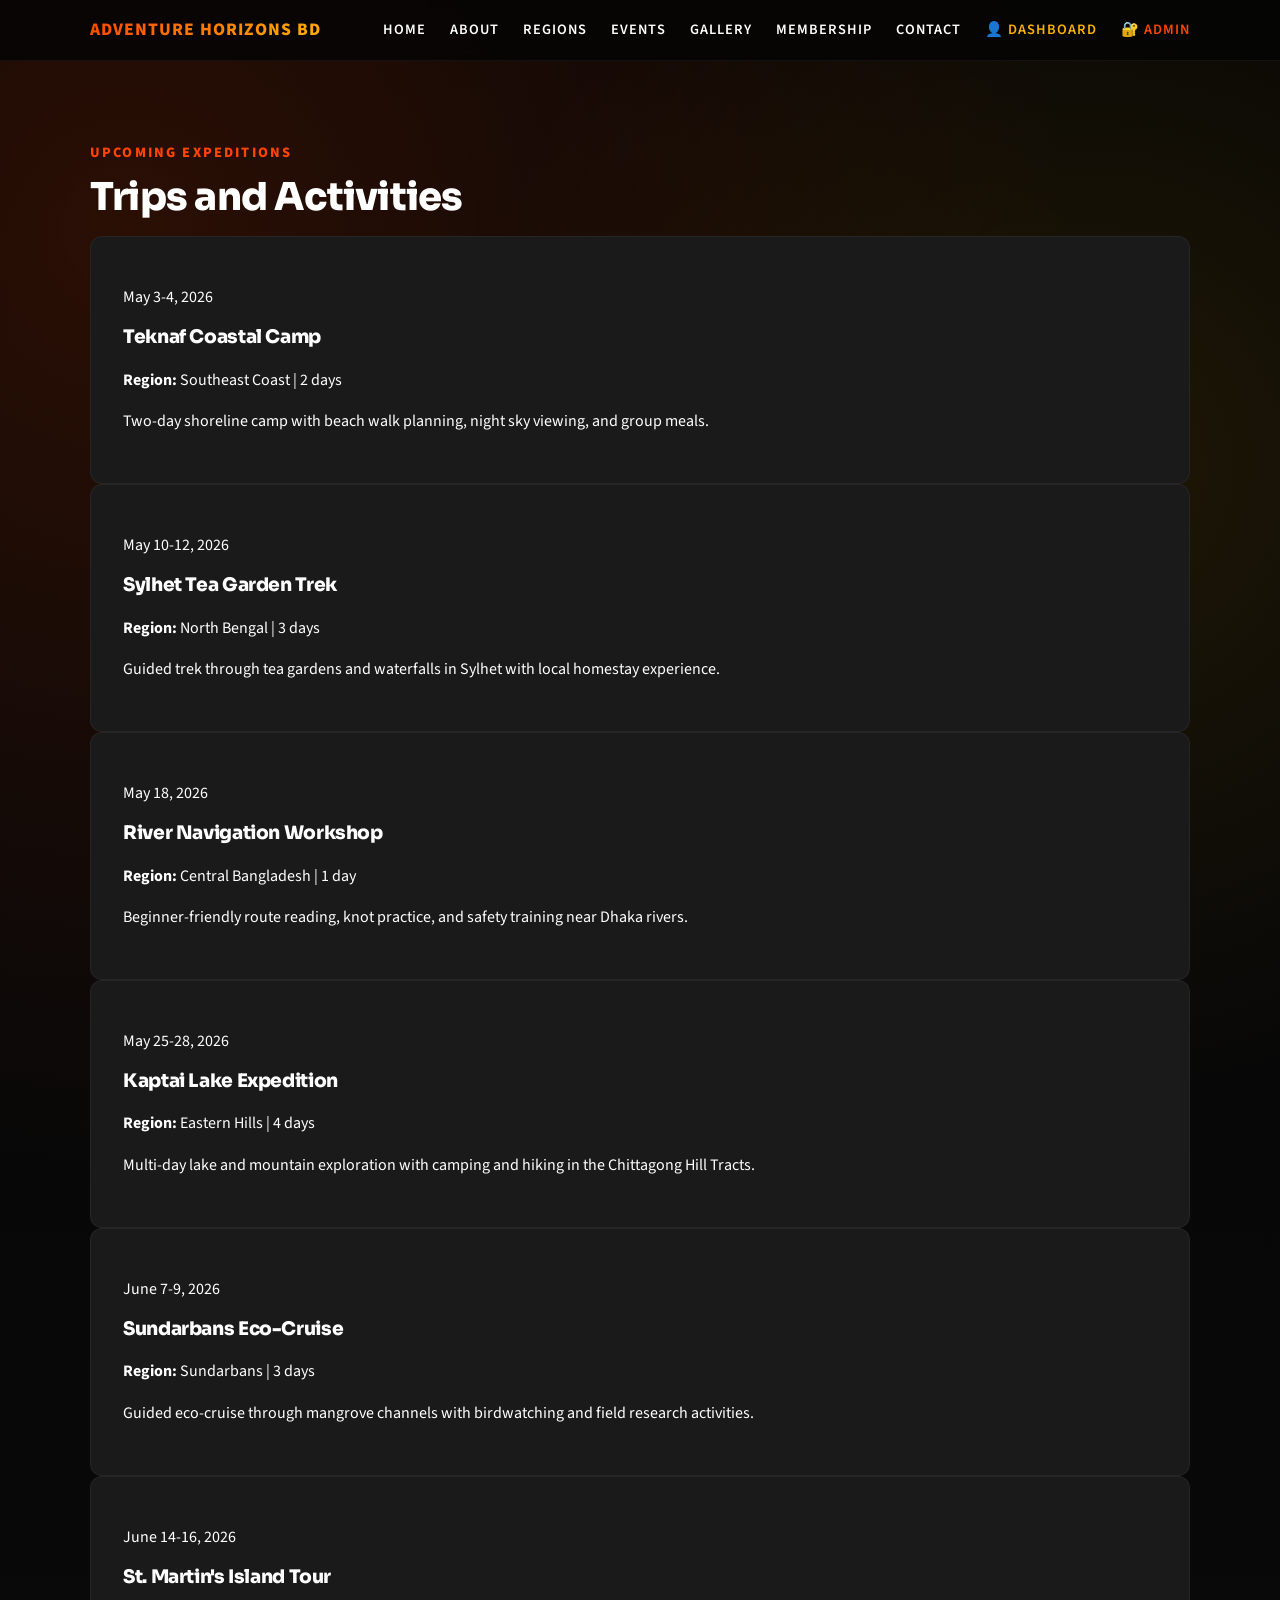
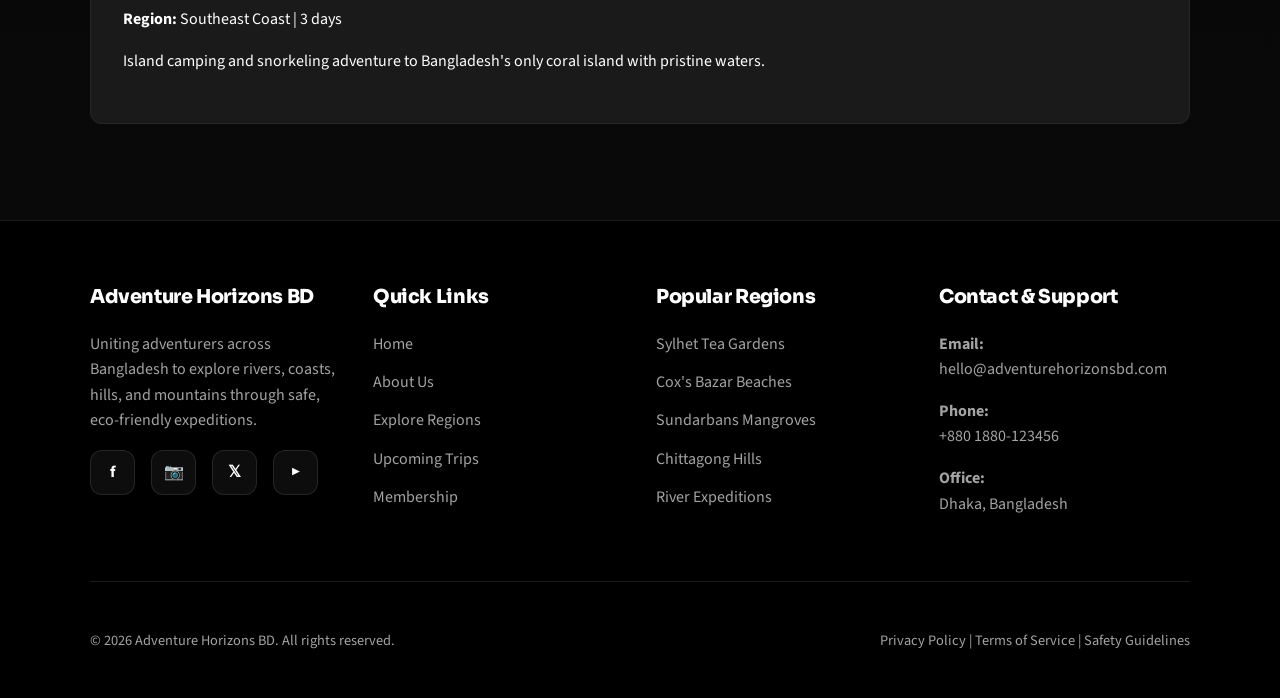
<file: events.html>
<!DOCTYPE html>
<html lang="en">
  <head>
    <meta charset="UTF-8" />
    <meta name="viewport" content="width=device-width, initial-scale=1.0" />
    <meta name="description" content="Upcoming expeditions and adventures - view all trips and activities from Adventure Horizons BD." />
    <title>Events - Adventure Horizons BD</title>
    <link rel="preconnect" href="https://fonts.googleapis.com" />
    <link rel="preconnect" href="https://fonts.gstatic.com" crossorigin />
    <link href="https://fonts.googleapis.com/css2?family=Sora:wght@400;500;600;700;800&family=Source+Sans+3:wght@400;600;700&display=swap" rel="stylesheet" />
    <link rel="stylesheet" href="styles.css" />
  </head>
  <body>
    <header class="site-header">
      <div class="container nav-wrap">
        <a class="brand" href="index.html">
          <span>Adventure Horizons BD</span>
        </a>
        <button class="menu-toggle" aria-label="Toggle menu">
          <span></span>
          <span></span>
          <span></span>
        </button>
        <nav aria-label="Main navigation">
          <ul class="nav-list">
            <li><a href="index.html">Home</a></li>
            <li><a href="about.html">About</a></li>
            <li><a href="regions.html">Regions</a></li>
            <li><a href="events.html">Events</a></li>
            <li><a href="gallery.html">Gallery</a></li>
            <li><a href="membership.html">Membership</a></li>
            <li><a href="contact.html">Contact</a></li>
            <li><a href="user.html" style="color: var(--accent);">👤 Dashboard</a></li>
            <li><a href="admin.html" style="color: var(--primary);">🔐 Admin</a></li>
          </ul>
        </nav>
      </div>
    </header>

    <main>
      <section class="section section-muted" style="padding-top: 5rem;">
        <div class="container">
          <p class="eyebrow">Upcoming Expeditions</p>
          <h2>Trips and Activities</h2>
          <div class="grid-events-expanded">
            <article class="event-card">
              <p class="event-date">May 3-4, 2026</p>
              <h3>Teknaf Coastal Camp</h3>
              <p><strong>Region:</strong> Southeast Coast | 2 days</p>
              <p>Two-day shoreline camp with beach walk planning, night sky viewing, and group meals.</p>
            </article>
            <article class="event-card">
              <p class="event-date">May 10-12, 2026</p>
              <h3>Sylhet Tea Garden Trek</h3>
              <p><strong>Region:</strong> North Bengal | 3 days</p>
              <p>Guided trek through tea gardens and waterfalls in Sylhet with local homestay experience.</p>
            </article>
            <article class="event-card">
              <p class="event-date">May 18, 2026</p>
              <h3>River Navigation Workshop</h3>
              <p><strong>Region:</strong> Central Bangladesh | 1 day</p>
              <p>Beginner-friendly route reading, knot practice, and safety training near Dhaka rivers.</p>
            </article>
            <article class="event-card">
              <p class="event-date">May 25-28, 2026</p>
              <h3>Kaptai Lake Expedition</h3>
              <p><strong>Region:</strong> Eastern Hills | 4 days</p>
              <p>Multi-day lake and mountain exploration with camping and hiking in the Chittagong Hill Tracts.</p>
            </article>
            <article class="event-card">
              <p class="event-date">June 7-9, 2026</p>
              <h3>Sundarbans Eco-Cruise</h3>
              <p><strong>Region:</strong> Sundarbans | 3 days</p>
              <p>Guided eco-cruise through mangrove channels with birdwatching and field research activities.</p>
            </article>
            <article class="event-card">
              <p class="event-date">June 14-16, 2026</p>
              <h3>St. Martin's Island Tour</h3>
              <p><strong>Region:</strong> Southeast Coast | 3 days</p>
              <p>Island camping and snorkeling adventure to Bangladesh's only coral island with pristine waters.</p>
            </article>
          </div>
        </div>
      </section>
    </main>

    <footer class="site-footer">
      <div class="container">
        <div class="footer-grid">
          <section class="footer-column">
            <h3>Adventure Horizons BD</h3>
            <p>Uniting adventurers across Bangladesh to explore rivers, coasts, hills, and mountains through safe, eco-friendly expeditions.</p>
            <div class="social-links">
              <a href="#" aria-label="Facebook">f</a>
              <a href="#" aria-label="Instagram">📷</a>
              <a href="#" aria-label="Twitter">𝕏</a>
              <a href="#" aria-label="YouTube">▶</a>
            </div>
          </section>

          <section class="footer-column">
            <h3>Quick Links</h3>
            <ul>
              <li><a href="index.html">Home</a></li>
              <li><a href="about.html">About Us</a></li>
              <li><a href="regions.html">Explore Regions</a></li>
              <li><a href="events.html">Upcoming Trips</a></li>
              <li><a href="membership.html">Membership</a></li>
            </ul>
          </section>

          <section class="footer-column">
            <h3>Popular Regions</h3>
            <ul>
              <li><a href="regions.html">Sylhet Tea Gardens</a></li>
              <li><a href="regions.html">Cox's Bazar Beaches</a></li>
              <li><a href="regions.html">Sundarbans Mangroves</a></li>
              <li><a href="regions.html">Chittagong Hills</a></li>
              <li><a href="regions.html">River Expeditions</a></li>
            </ul>
          </section>

          <section class="footer-column">
            <h3>Contact & Support</h3>
            <p><strong>Email:</strong><br>hello@adventurehorizonsbd.com</p>
            <p><strong>Phone:</strong><br>+880 1880-123456</p>
            <p><strong>Office:</strong><br>Dhaka, Bangladesh</p>
          </section>
        </div>

        <div class="footer-bottom">
          <p>&copy; 2026 Adventure Horizons BD. All rights reserved.</p>
          <p>
            <a href="#">Privacy Policy</a> | 
            <a href="#">Terms of Service</a> | 
            <a href="#">Safety Guidelines</a>
          </p>
        </div>
      </div>
    </footer>

    <button id="scrollToTop" aria-label="Scroll to top">↑</button>

    <script src="main.js"></script>
  </body>
</html>
</file>
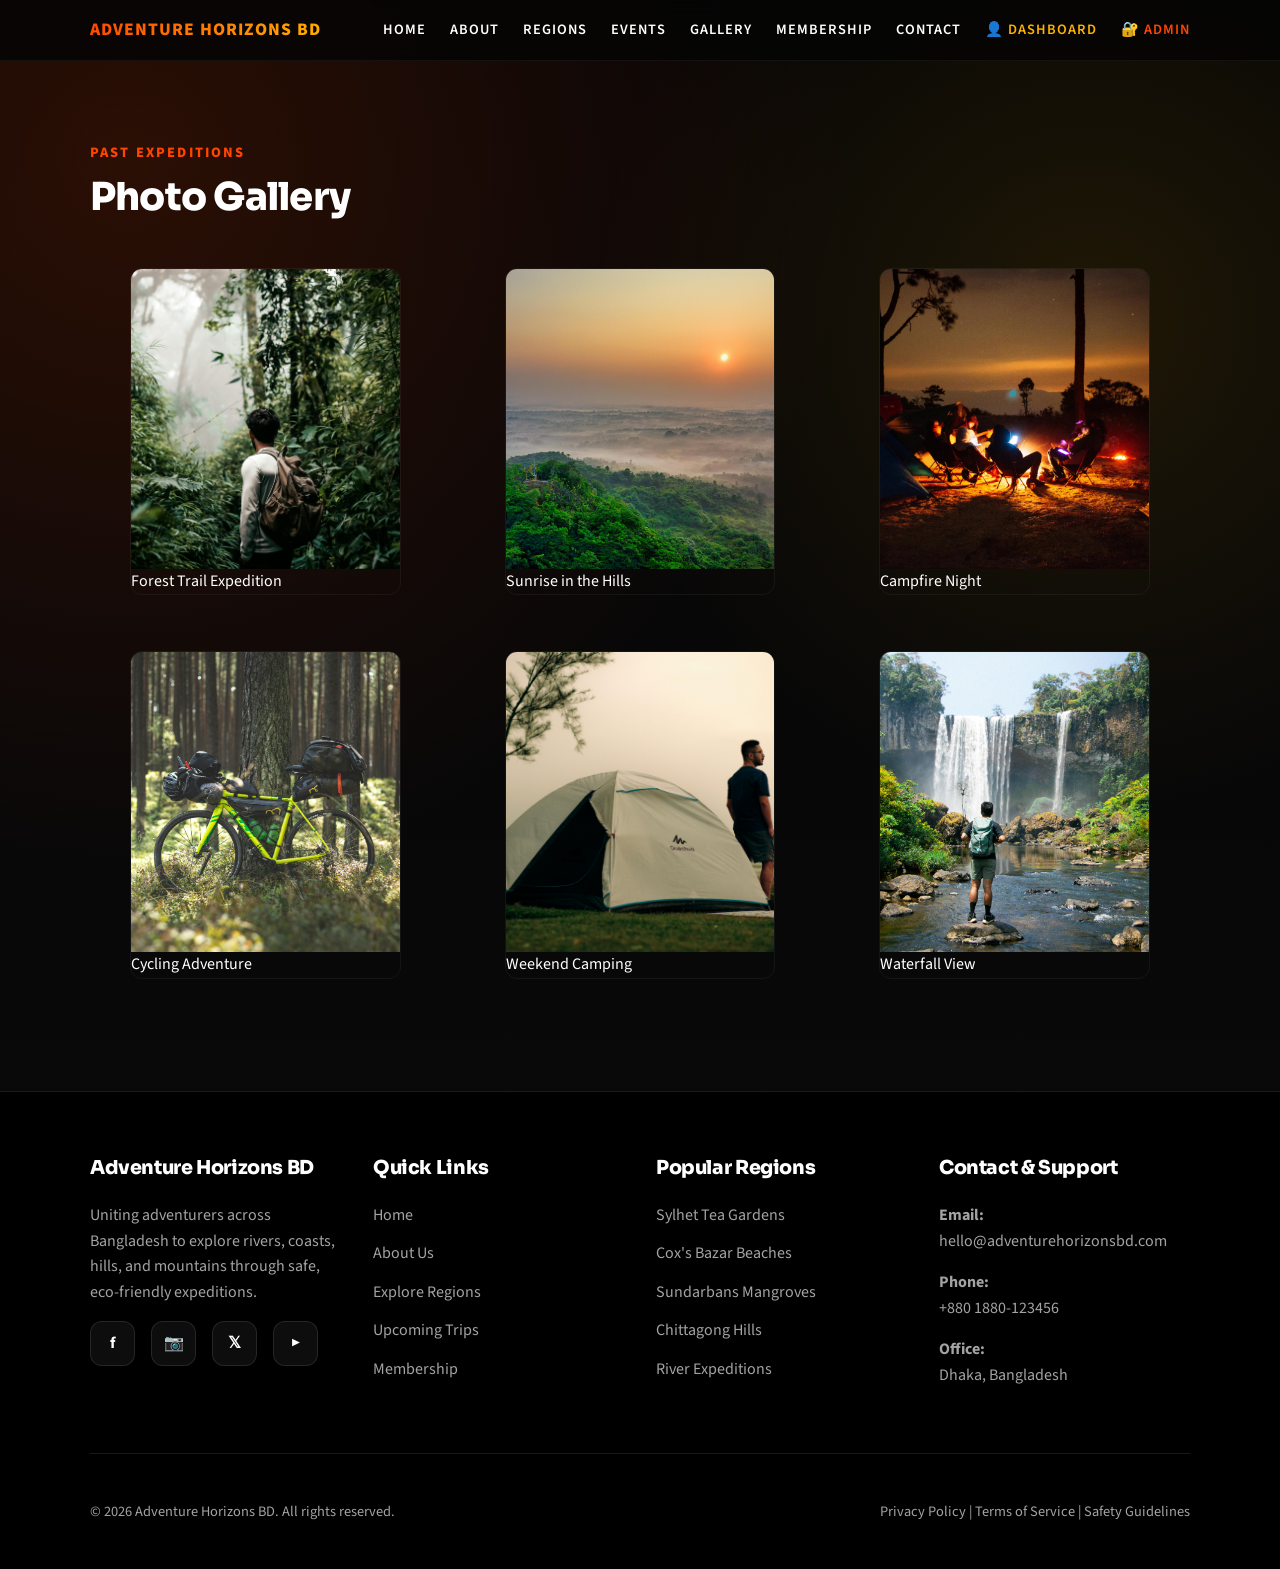
<file: gallery.html>
<!DOCTYPE html>
<html lang="en">
  <head>
    <meta charset="UTF-8" />
    <meta name="viewport" content="width=device-width, initial-scale=1.0" />
    <meta name="description" content="Photo gallery - past expeditions and adventures from Adventure Horizons BD." />
    <title>Gallery - Adventure Horizons BD</title>
    <link rel="preconnect" href="https://fonts.googleapis.com" />
    <link rel="preconnect" href="https://fonts.gstatic.com" crossorigin />
    <link href="https://fonts.googleapis.com/css2?family=Sora:wght@400;500;600;700;800&family=Source+Sans+3:wght@400;600;700&display=swap" rel="stylesheet" />
    <link rel="stylesheet" href="styles.css" />
  </head>
  <body>
    <header class="site-header">
      <div class="container nav-wrap">
        <a class="brand" href="index.html">
          <span>Adventure Horizons BD</span>
        </a>
        <button class="menu-toggle" aria-label="Toggle menu">
          <span></span>
          <span></span>
          <span></span>
        </button>
        <nav aria-label="Main navigation">
          <ul class="nav-list">
            <li><a href="index.html">Home</a></li>
            <li><a href="about.html">About</a></li>
            <li><a href="regions.html">Regions</a></li>
            <li><a href="events.html">Events</a></li>
            <li><a href="gallery.html">Gallery</a></li>
            <li><a href="membership.html">Membership</a></li>
            <li><a href="contact.html">Contact</a></li>
            <li><a href="user.html" style="color: var(--accent);">👤 Dashboard</a></li>
            <li><a href="admin.html" style="color: var(--primary);">🔐 Admin</a></li>
          </ul>
        </nav>
      </div>
    </header>

    <main>
      <section class="section" style="padding-top: 5rem;">
        <div class="container">
          <p class="eyebrow">Past Expeditions</p>
          <h2>Photo Gallery</h2>
          <div class="gallery-grid">
            <figure class="gallery-item">
              <img src="images/pic-1.jpg" alt="Hikers moving through a forest trail" />
              <figcaption>Forest Trail Expedition</figcaption>
            </figure>
            <figure class="gallery-item">
              <img src="images/pic-2.jpg" alt="Mountain view during sunrise trek" />
              <figcaption>Sunrise in the Hills</figcaption>
            </figure>
            <figure class="gallery-item">
              <img src="images/pic-3.jpg" alt="Campfire gathering at night" />
              <figcaption>Campfire Night</figcaption>
            </figure>
            <figure class="gallery-item">
              <img src="images/pic-4.jpg" alt="Cyclists on an open road" />
              <figcaption>Cycling Adventure</figcaption>
            </figure>
            <figure class="gallery-item">
              <img src="images/pic-5.jpg" alt="Tent camp beside green hills" />
              <figcaption>Weekend Camping</figcaption>
            </figure>
            <figure class="gallery-item">
              <img src="images/pic-6.jpg" alt="Group photo beside water and rocks" />
              <figcaption>Waterfall View</figcaption>
            </figure>
          </div>
        </div>
      </section>
    </main>

    <footer class="site-footer">
      <div class="container">
        <div class="footer-grid">
          <section class="footer-column">
            <h3>Adventure Horizons BD</h3>
            <p>Uniting adventurers across Bangladesh to explore rivers, coasts, hills, and mountains through safe, eco-friendly expeditions.</p>
            <div class="social-links">
              <a href="#" aria-label="Facebook">f</a>
              <a href="#" aria-label="Instagram">📷</a>
              <a href="#" aria-label="Twitter">𝕏</a>
              <a href="#" aria-label="YouTube">▶</a>
            </div>
          </section>

          <section class="footer-column">
            <h3>Quick Links</h3>
            <ul>
              <li><a href="index.html">Home</a></li>
              <li><a href="about.html">About Us</a></li>
              <li><a href="regions.html">Explore Regions</a></li>
              <li><a href="events.html">Upcoming Trips</a></li>
              <li><a href="membership.html">Membership</a></li>
            </ul>
          </section>

          <section class="footer-column">
            <h3>Popular Regions</h3>
            <ul>
              <li><a href="regions.html">Sylhet Tea Gardens</a></li>
              <li><a href="regions.html">Cox's Bazar Beaches</a></li>
              <li><a href="regions.html">Sundarbans Mangroves</a></li>
              <li><a href="regions.html">Chittagong Hills</a></li>
              <li><a href="regions.html">River Expeditions</a></li>
            </ul>
          </section>

          <section class="footer-column">
            <h3>Contact & Support</h3>
            <p><strong>Email:</strong><br>hello@adventurehorizonsbd.com</p>
            <p><strong>Phone:</strong><br>+880 1880-123456</p>
            <p><strong>Office:</strong><br>Dhaka, Bangladesh</p>
          </section>
        </div>

        <div class="footer-bottom">
          <p>&copy; 2026 Adventure Horizons BD. All rights reserved.</p>
          <p>
            <a href="#">Privacy Policy</a> | 
            <a href="#">Terms of Service</a> | 
            <a href="#">Safety Guidelines</a>
          </p>
        </div>
      </div>
    </footer>

    <!-- Image Modal Pop-up -->
    <div id="imageModal" class="modal">
      <span class="close">&times;</span>
      <img class="modal-content" id="modalImage" />
      <div id="caption"></div>
    </div>

    <button id="scrollToTop" aria-label="Scroll to top">↑</button>

    <script src="main.js"></script>
  </body>
</html>
</file>
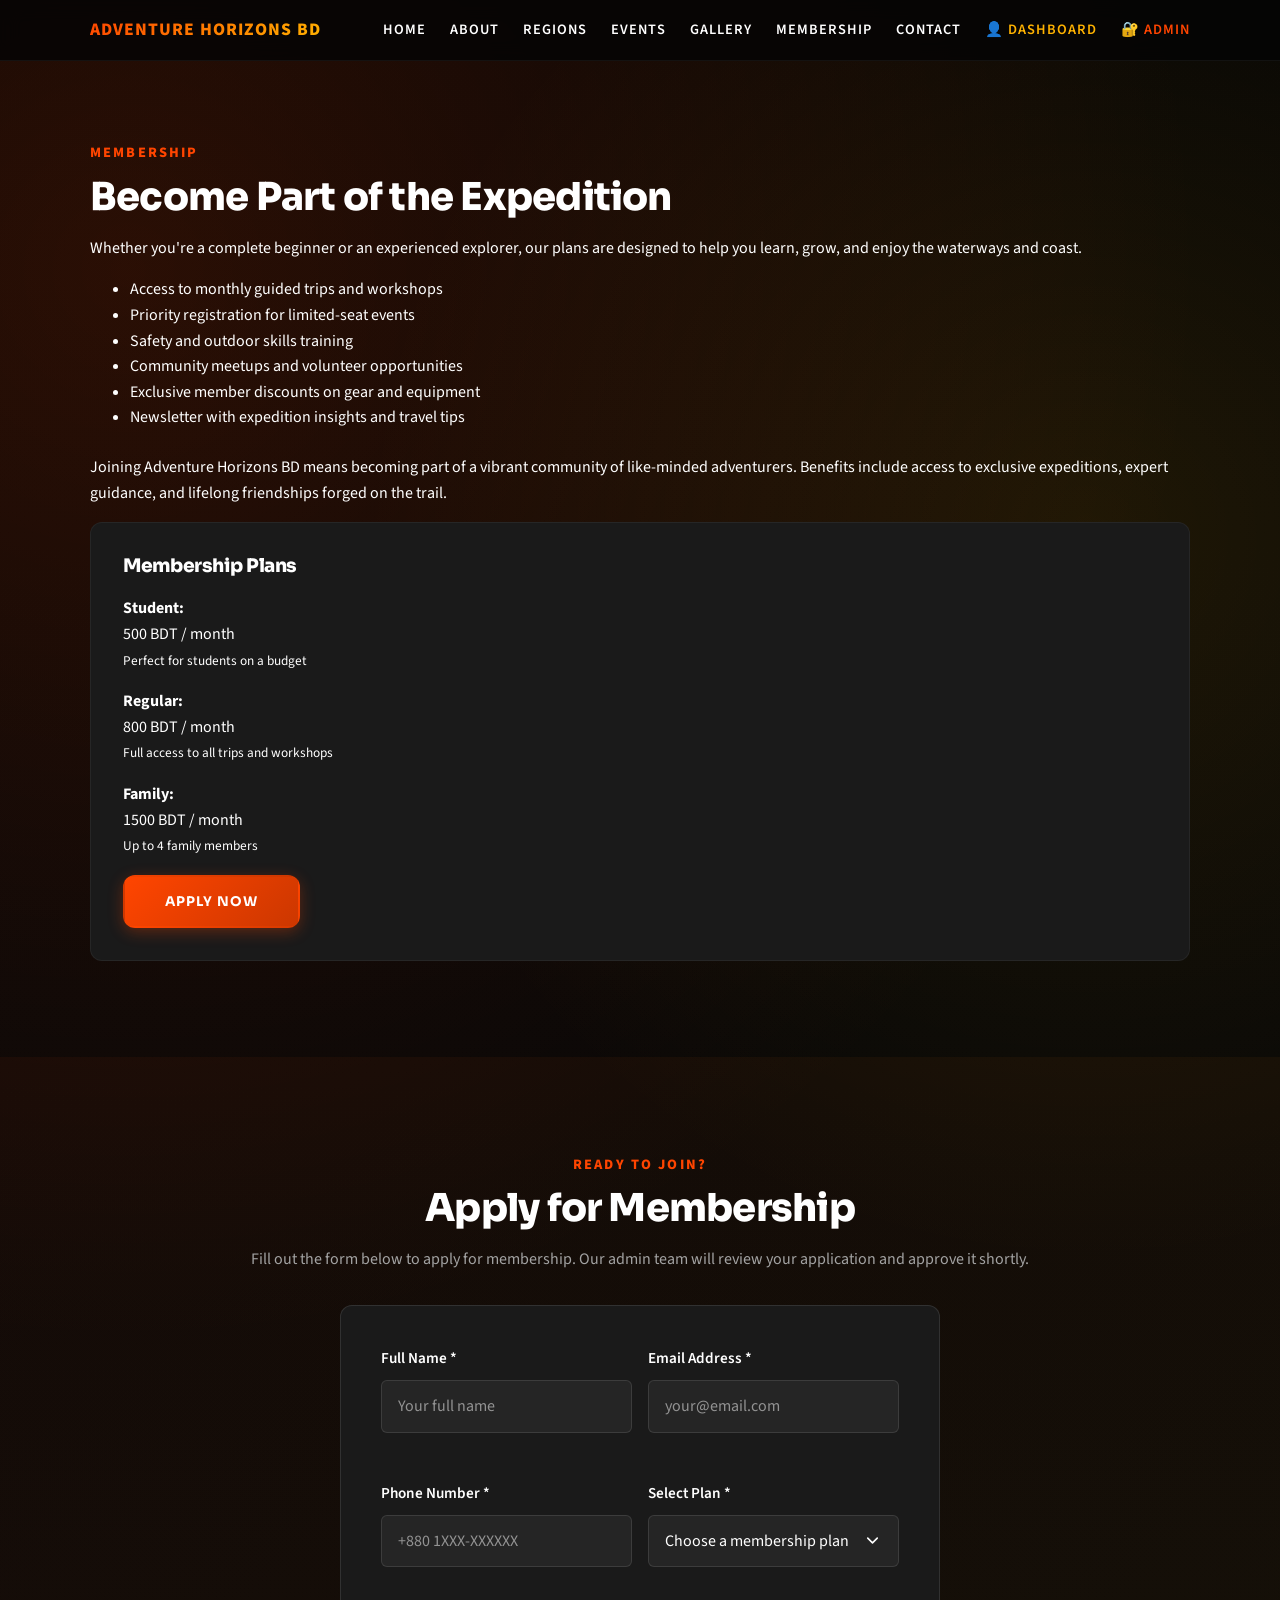
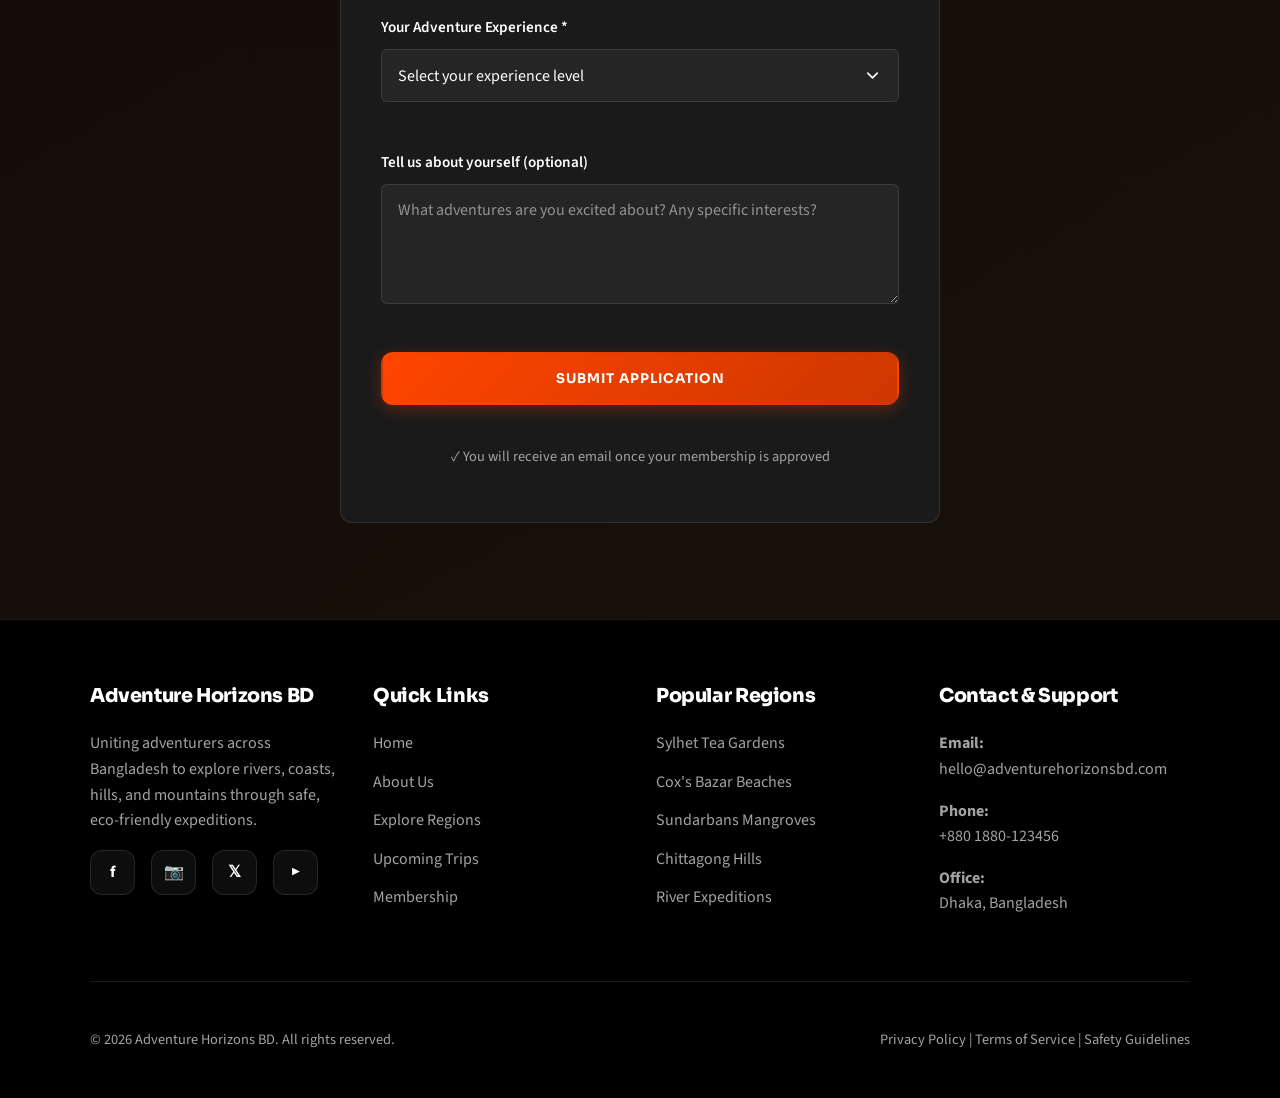
<file: membership.html>
<!DOCTYPE html>
<html lang="en">
  <head>
    <meta charset="UTF-8" />
    <meta name="viewport" content="width=device-width, initial-scale=1.0" />
    <meta name="description" content="Adventure Horizons BD membership plans - become a member and join our adventures." />
    <title>Membership - Adventure Horizons BD</title>
    <link rel="preconnect" href="https://fonts.googleapis.com" />
    <link rel="preconnect" href="https://fonts.gstatic.com" crossorigin />
    <link href="https://fonts.googleapis.com/css2?family=Sora:wght@400;500;600;700;800&family=Source+Sans+3:wght@400;600;700&display=swap" rel="stylesheet" />
    <link rel="stylesheet" href="styles.css" />
  </head>
  <body>
    <header class="site-header">
      <div class="container nav-wrap">
        <a class="brand" href="index.html">
          <span>Adventure Horizons BD</span>
        </a>
        <button class="menu-toggle" aria-label="Toggle menu">
          <span></span>
          <span></span>
          <span></span>
        </button>
        <nav aria-label="Main navigation">
          <ul class="nav-list">
            <li><a href="index.html">Home</a></li>
            <li><a href="about.html">About</a></li>
            <li><a href="regions.html">Regions</a></li>
            <li><a href="events.html">Events</a></li>
            <li><a href="gallery.html">Gallery</a></li>
            <li><a href="membership.html">Membership</a></li>
            <li><a href="contact.html">Contact</a></li>
            <li><a href="user.html" style="color: var(--accent);">👤 Dashboard</a></li>
            <li><a href="admin.html" style="color: var(--primary);">🔐 Admin</a></li>
          </ul>
        </nav>
      </div>
    </header>

    <main>
      <section class="section section-muted" style="padding-top: 5rem;">
        <div class="container split-layout">
          <div>
            <p class="eyebrow">Membership</p>
            <h2>Become Part of the Expedition</h2>
            <p>
                Whether you're a complete beginner or an experienced explorer, our plans are designed to help you learn, grow, and enjoy the waterways and coast.
            </p>
            <ul class="benefits">
                <li>Access to monthly guided trips and workshops</li>
              <li>Priority registration for limited-seat events</li>
              <li>Safety and outdoor skills training</li>
              <li>Community meetups and volunteer opportunities</li>
              <li>Exclusive member discounts on gear and equipment</li>
              <li>Newsletter with expedition insights and travel tips</li>
            </ul>
            <p style="margin-top: 1.5rem;">
              Joining Adventure Horizons BD means becoming part of a vibrant community of like-minded adventurers.
              Benefits include access to exclusive expeditions, expert guidance, and lifelong friendships forged on the trail.
            </p>
          </div>
          <article class="pricing-card" aria-label="Membership plans">
            <h3>Membership Plans</h3>
            <p><strong>Student:</strong><br>500 BDT / month<br><small>Perfect for students on a budget</small></p>
            <p><strong>Regular:</strong><br>800 BDT / month<br><small>Full access to all trips and workshops</small></p>
            <p><strong>Family:</strong><br>1500 BDT / month<br><small>Up to 4 family members</small></p>
            <button class="btn btn-primary" onclick="openMembershipForm()">Apply Now</button>
          </article>
        </div>
      </section>

      <!-- Membership Application Form Section -->
      <section class="section" style="background: linear-gradient(135deg, rgba(255, 69, 0, 0.05), rgba(255, 179, 0, 0.05));">
        <div class="container">
          <p class="eyebrow" style="text-align: center;">Ready to Join?</p>
          <h2 style="text-align: center;">Apply for Membership</h2>
          <p style="text-align: center; color: var(--muted); margin-bottom: 2rem;">
            Fill out the form below to apply for membership. Our admin team will review your application and approve it shortly.
          </p>
          
          <div class="membership-form-container">
            <form id="membershipApplicationForm">
              <div class="form-row">
                <div class="form-group">
                  <label for="appName">Full Name *</label>
                  <input type="text" id="appName" placeholder="Your full name" required />
                </div>
                
                <div class="form-group">
                  <label for="appEmail">Email Address *</label>
                  <input type="email" id="appEmail" placeholder="your@email.com" required />
                </div>
              </div>

              <div class="form-row">
                <div class="form-group">
                  <label for="appPhone">Phone Number *</label>
                  <input type="tel" id="appPhone" placeholder="+880 1XXX-XXXXXX" required />
                </div>
                
                <div class="form-group">
                  <label for="appPlan">Select Plan *</label>
                  <select id="appPlan" required>
                    <option value="">Choose a membership plan</option>
                    <option value="Student">Student - 500 BDT/month</option>
                    <option value="Regular">Regular - 800 BDT/month</option>
                    <option value="Family">Family - 1500 BDT/month</option>
                  </select>
                </div>
              </div>

              <div class="form-group">
                <label for="appExperience">Your Adventure Experience *</label>
                <select id="appExperience" required>
                  <option value="">Select your experience level</option>
                  <option value="Beginner">Beginner - First time adventuring</option>
                  <option value="Intermediate">Intermediate - Some experience</option>
                  <option value="Advanced">Advanced - Experienced adventurer</option>
                </select>
              </div>

              <div class="form-group">
                <label for="appMessage">Tell us about yourself (optional)</label>
                <textarea id="appMessage" placeholder="What adventures are you excited about? Any specific interests?" rows="4"></textarea>
              </div>

              <button type="submit" class="btn btn-primary" style="width: 100%;">Submit Application</button>
              <p style="text-align: center; color: var(--muted); margin-top: 1rem; font-size: 0.9rem;">
                ✓ You will receive an email once your membership is approved
              </p>
            </form>
          </div>
        </div>
    </main>

    <footer class="site-footer">
      <div class="container">
        <div class="footer-grid">
          <section class="footer-column">
            <h3>Adventure Horizons BD</h3>
            <p>Uniting adventurers across Bangladesh to explore rivers, coasts, hills, and mountains through safe, eco-friendly expeditions.</p>
            <div class="social-links">
              <a href="#" aria-label="Facebook">f</a>
              <a href="#" aria-label="Instagram">📷</a>
              <a href="#" aria-label="Twitter">𝕏</a>
              <a href="#" aria-label="YouTube">▶</a>
            </div>
          </section>

          <section class="footer-column">
            <h3>Quick Links</h3>
            <ul>
              <li><a href="index.html">Home</a></li>
              <li><a href="about.html">About Us</a></li>
              <li><a href="regions.html">Explore Regions</a></li>
              <li><a href="events.html">Upcoming Trips</a></li>
              <li><a href="membership.html">Membership</a></li>
            </ul>
          </section>

          <section class="footer-column">
            <h3>Popular Regions</h3>
            <ul>
              <li><a href="regions.html">Sylhet Tea Gardens</a></li>
              <li><a href="regions.html">Cox's Bazar Beaches</a></li>
              <li><a href="regions.html">Sundarbans Mangroves</a></li>
              <li><a href="regions.html">Chittagong Hills</a></li>
              <li><a href="regions.html">River Expeditions</a></li>
            </ul>
          </section>

          <section class="footer-column">
            <h3>Contact & Support</h3>
            <p><strong>Email:</strong><br>hello@adventurehorizonsbd.com</p>
            <p><strong>Phone:</strong><br>+880 1880-123456</p>
            <p><strong>Office:</strong><br>Dhaka, Bangladesh</p>
          </section>
        </div>

        <div class="footer-bottom">
          <p>&copy; 2026 Adventure Horizons BD. All rights reserved.</p>
          <p>
            <a href="#">Privacy Policy</a> | 
            <a href="#">Terms of Service</a> | 
            <a href="#">Safety Guidelines</a>
          </p>
        </div>
      </div>
    </footer>

    <button id="scrollToTop" aria-label="Scroll to top">↑</button>

    <script src="main.js"></script>
  </body>
</html>
</file>
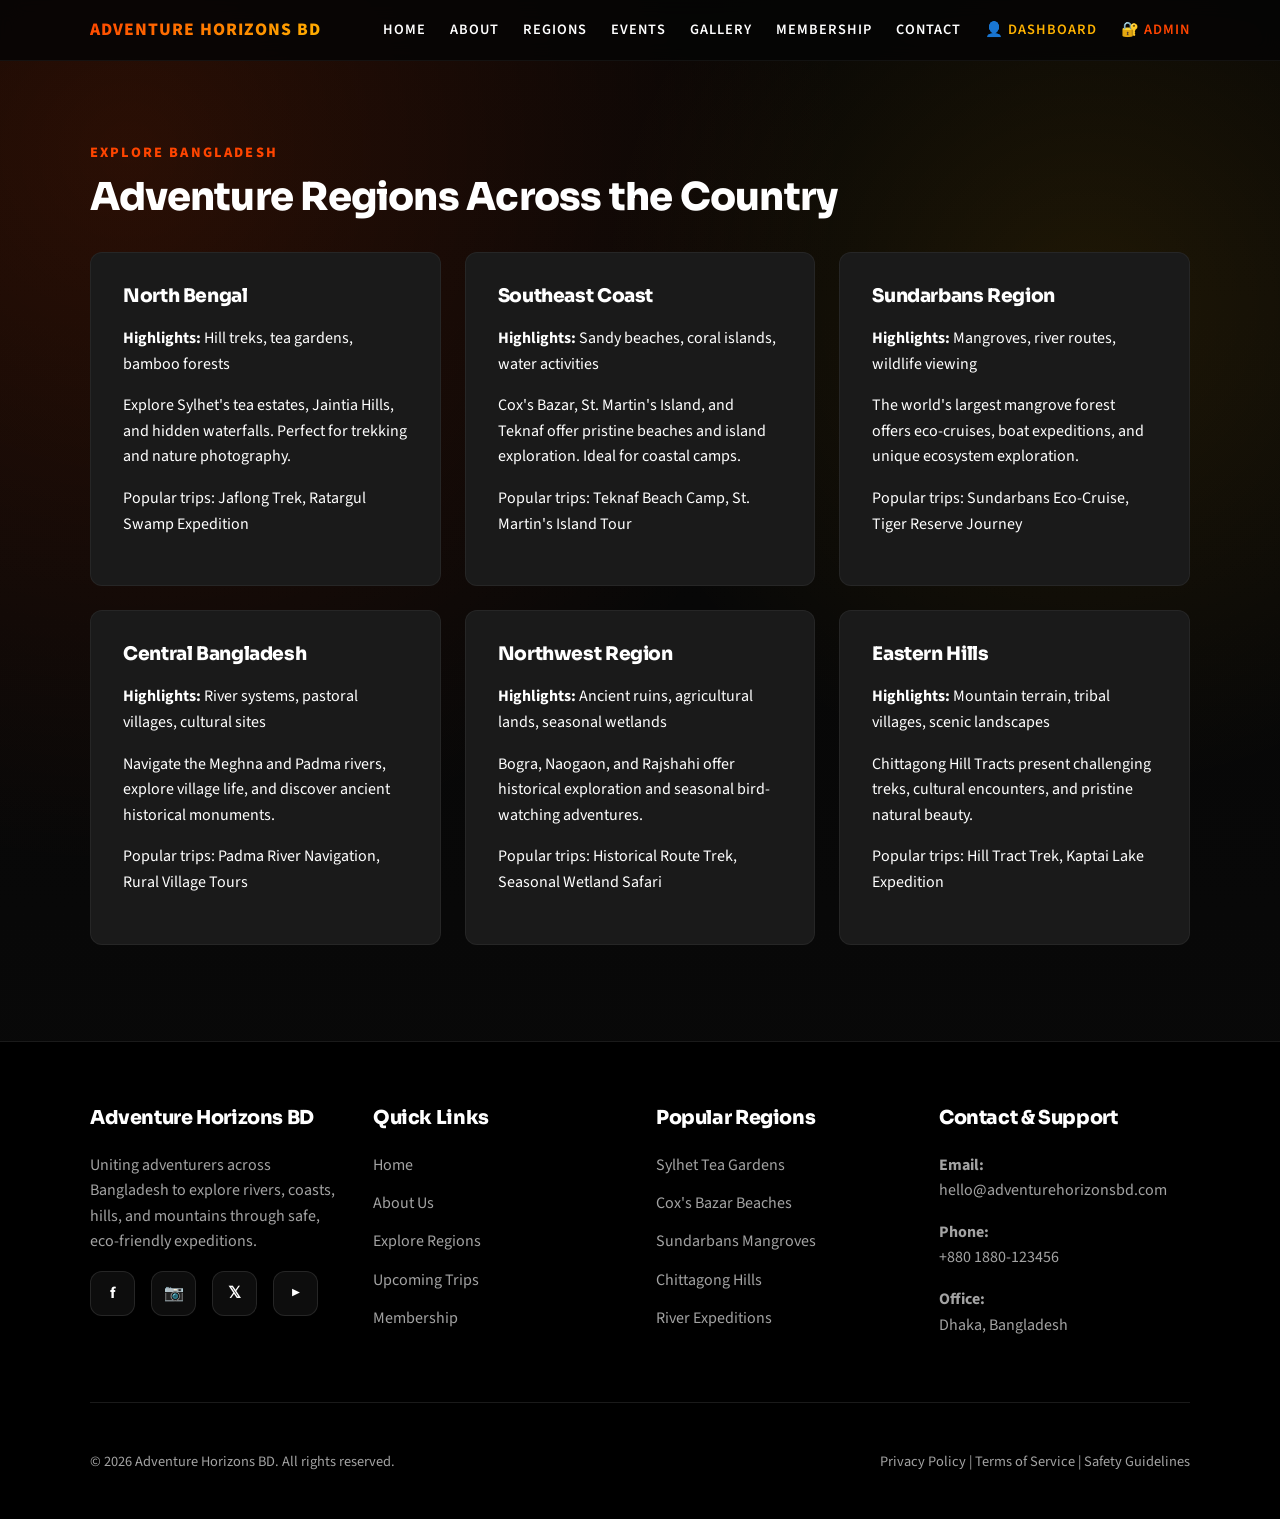
<file: regions.html>
<!DOCTYPE html>
<html lang="en">
  <head>
    <meta charset="UTF-8" />
    <meta name="viewport" content="width=device-width, initial-scale=1.0" />
    <meta name="description" content="Explore Adventure Horizons BD regions - adventure activities across all regions of Bangladesh." />
    <title>Regions - Adventure Horizons BD</title>
    <link rel="preconnect" href="https://fonts.googleapis.com" />
    <link rel="preconnect" href="https://fonts.gstatic.com" crossorigin />
    <link href="https://fonts.googleapis.com/css2?family=Sora:wght@400;500;600;700;800&family=Source+Sans+3:wght@400;600;700&display=swap" rel="stylesheet" />
    <link rel="stylesheet" href="styles.css" />
  </head>
  <body>
    <header class="site-header">
      <div class="container nav-wrap">
        <a class="brand" href="index.html">
          <span>Adventure Horizons BD</span>
        </a>
        <button class="menu-toggle" aria-label="Toggle menu">
          <span></span>
          <span></span>
          <span></span>
        </button>
        <nav aria-label="Main navigation">
          <ul class="nav-list">
            <li><a href="index.html">Home</a></li>
            <li><a href="about.html">About</a></li>
            <li><a href="regions.html">Regions</a></li>
            <li><a href="events.html">Events</a></li>
            <li><a href="gallery.html">Gallery</a></li>
            <li><a href="membership.html">Membership</a></li>
            <li><a href="contact.html">Contact</a></li>
            <li><a href="user.html" style="color: var(--accent);">👤 Dashboard</a></li>
            <li><a href="admin.html" style="color: var(--primary);">🔐 Admin</a></li>
          </ul>
        </nav>
      </div>
    </header>

    <main>
      <section class="section" style="padding-top: 5rem;">
        <div class="container">
          <p class="eyebrow">Explore Bangladesh</p>
          <h2>Adventure Regions Across the Country</h2>
          <div class="regions-grid">
            <article class="region-card">
              <h3>North Bengal</h3>
              <p><strong>Highlights:</strong> Hill treks, tea gardens, bamboo forests</p>
              <p>Explore Sylhet's tea estates, Jaintia Hills, and hidden waterfalls. Perfect for trekking and nature photography.</p>
              <p class="region-trips">Popular trips: Jaflong Trek, Ratargul Swamp Expedition</p>
            </article>
            <article class="region-card">
              <h3>Southeast Coast</h3>
              <p><strong>Highlights:</strong> Sandy beaches, coral islands, water activities</p>
              <p>Cox's Bazar, St. Martin's Island, and Teknaf offer pristine beaches and island exploration. Ideal for coastal camps.</p>
              <p class="region-trips">Popular trips: Teknaf Beach Camp, St. Martin's Island Tour</p>
            </article>
            <article class="region-card">
              <h3>Sundarbans Region</h3>
              <p><strong>Highlights:</strong> Mangroves, river routes, wildlife viewing</p>
              <p>The world's largest mangrove forest offers eco-cruises, boat expeditions, and unique ecosystem exploration.</p>
              <p class="region-trips">Popular trips: Sundarbans Eco-Cruise, Tiger Reserve Journey</p>
            </article>
            <article class="region-card">
              <h3>Central Bangladesh</h3>
              <p><strong>Highlights:</strong> River systems, pastoral villages, cultural sites</p>
              <p>Navigate the Meghna and Padma rivers, explore village life, and discover ancient historical monuments.</p>
              <p class="region-trips">Popular trips: Padma River Navigation, Rural Village Tours</p>
            </article>
            <article class="region-card">
              <h3>Northwest Region</h3>
              <p><strong>Highlights:</strong> Ancient ruins, agricultural lands, seasonal wetlands</p>
              <p>Bogra, Naogaon, and Rajshahi offer historical exploration and seasonal bird-watching adventures.</p>
              <p class="region-trips">Popular trips: Historical Route Trek, Seasonal Wetland Safari</p>
            </article>
            <article class="region-card">
              <h3>Eastern Hills</h3>
              <p><strong>Highlights:</strong> Mountain terrain, tribal villages, scenic landscapes</p>
              <p>Chittagong Hill Tracts present challenging treks, cultural encounters, and pristine natural beauty.</p>
              <p class="region-trips">Popular trips: Hill Tract Trek, Kaptai Lake Expedition</p>
            </article>
          </div>
        </div>
      </section>
    </main>

    <footer class="site-footer">
      <div class="container">
        <div class="footer-grid">
          <section class="footer-column">
            <h3>Adventure Horizons BD</h3>
            <p>Uniting adventurers across Bangladesh to explore rivers, coasts, hills, and mountains through safe, eco-friendly expeditions.</p>
            <div class="social-links">
              <a href="#" aria-label="Facebook">f</a>
              <a href="#" aria-label="Instagram">📷</a>
              <a href="#" aria-label="Twitter">𝕏</a>
              <a href="#" aria-label="YouTube">▶</a>
            </div>
          </section>

          <section class="footer-column">
            <h3>Quick Links</h3>
            <ul>
              <li><a href="index.html">Home</a></li>
              <li><a href="about.html">About Us</a></li>
              <li><a href="regions.html">Explore Regions</a></li>
              <li><a href="events.html">Upcoming Trips</a></li>
              <li><a href="membership.html">Membership</a></li>
            </ul>
          </section>

          <section class="footer-column">
            <h3>Popular Regions</h3>
            <ul>
              <li><a href="regions.html">Sylhet Tea Gardens</a></li>
              <li><a href="regions.html">Cox's Bazar Beaches</a></li>
              <li><a href="regions.html">Sundarbans Mangroves</a></li>
              <li><a href="regions.html">Chittagong Hills</a></li>
              <li><a href="regions.html">River Expeditions</a></li>
            </ul>
          </section>

          <section class="footer-column">
            <h3>Contact & Support</h3>
            <p><strong>Email:</strong><br>hello@adventurehorizonsbd.com</p>
            <p><strong>Phone:</strong><br>+880 1880-123456</p>
            <p><strong>Office:</strong><br>Dhaka, Bangladesh</p>
          </section>
        </div>

        <div class="footer-bottom">
          <p>&copy; 2026 Adventure Horizons BD. All rights reserved.</p>
          <p>
            <a href="#">Privacy Policy</a> | 
            <a href="#">Terms of Service</a> | 
            <a href="#">Safety Guidelines</a>
          </p>
        </div>
      </div>
    </footer>

    <button id="scrollToTop" aria-label="Scroll to top">↑</button>

    <script src="main.js"></script>
  </body>
</html>
</file>
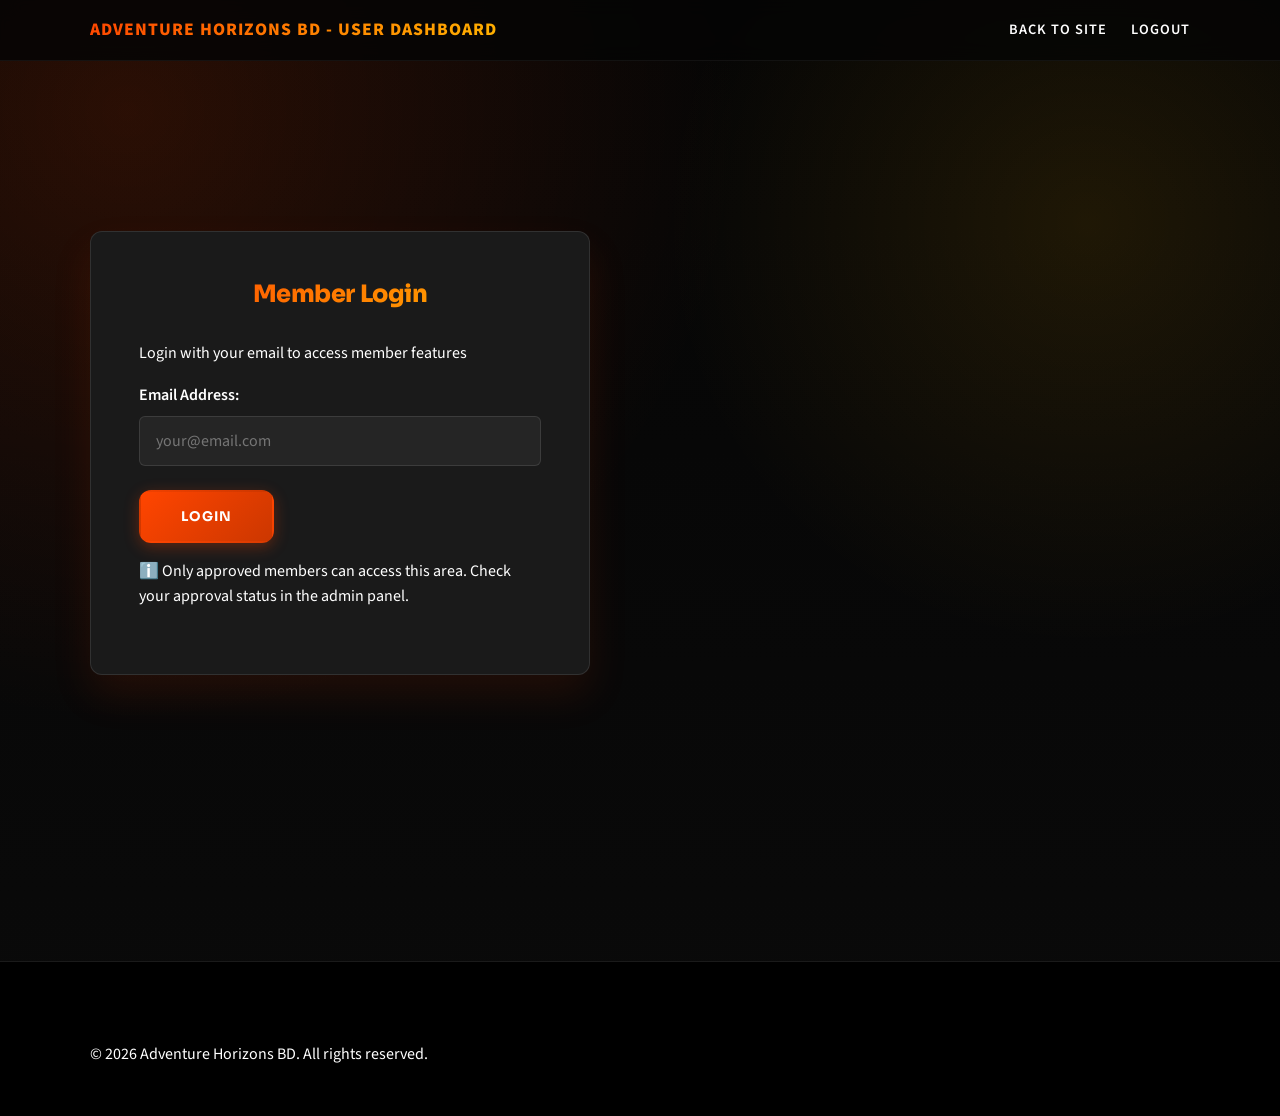
<file: user.html>
<!DOCTYPE html>
<html lang="en">
  <head>
    <meta charset="UTF-8" />
    <meta name="viewport" content="width=device-width, initial-scale=1.0" />
    <meta name="description" content="User Dashboard - Adventure Horizons BD" />
    <title>User Dashboard - Adventure Horizons BD</title>
    <link rel="preconnect" href="https://fonts.googleapis.com" />
    <link rel="preconnect" href="https://fonts.gstatic.com" crossorigin />
    <link href="https://fonts.googleapis.com/css2?family=Sora:wght@400;500;600;700;800&family=Source+Sans+3:wght@400;600;700&display=swap" rel="stylesheet" />
    <link rel="stylesheet" href="styles.css" />
  </head>
  <body>
    <header class="site-header">
      <div class="container nav-wrap">
        <a class="brand" href="index.html">
          <span>Adventure Horizons BD - User Dashboard</span>
        </a>
        <button class="menu-toggle" aria-label="Toggle menu">
          <span></span>
          <span></span>
          <span></span>
        </button>
        <nav aria-label="Main navigation">
          <ul class="nav-list">
            <li><a href="index.html">Back to Site</a></li>
            <li><a href="#" onclick="logout(); return false;">Logout</a></li>
          </ul>
        </nav>
      </div>
    </header>

    <main class="user-container">
      <!-- User Login Form -->
      <section id="userLoginSection" class="user-section login-section">
        <div class="container">
          <div class="login-card">
            <h2>Member Login</h2>
            <p class="login-subtitle">Login with your email to access member features</p>
            <form id="userLoginForm">
              <div class="form-group">
                <label for="userEmail">Email Address:</label>
                <input type="email" id="userEmail" placeholder="your@email.com" required />
              </div>
              <button type="submit" class="btn btn-primary">Login</button>
              <p class="login-hint">ℹ️ Only approved members can access this area. Check your approval status in the admin panel.</p>
            </form>
          </div>
        </div>
      </section>

      <!-- User Dashboard -->
      <div id="userDashboard" class="user-dashboard hidden">
        <!-- Dashboard Header -->
        <div class="dashboard-header">
          <div class="container">
            <div class="header-content">
              <div>
                <h2>Welcome, <span id="memberName">Member</span>! 👋</h2>
                <p id="memberStatus" class="member-info">Member since today | Plan: Standard</p>
              </div>
              <div class="header-actions">
                <a href="gallery.html" class="btn btn-secondary">View Gallery</a>
              </div>
            </div>
          </div>
        </div>

        <!-- User Navigation Tabs -->
        <div class="user-nav">
          <div class="container">
            <div class="user-tabs">
              <button class="user-tab active" onclick="switchUserTab('gallery')">📷 Upload Photos</button>
              <button class="user-tab" onclick="switchUserTab('review')">⭐ Submit Review</button>
              <button class="user-tab" onclick="switchUserTab('myUploads')">📁 My Uploads</button>
            </div>
          </div>
        </div>

        <!-- Gallery Upload Tab -->
        <section id="galleryTab" class="user-tab-content active">
          <div class="container">
            <h3>Upload Your Adventure Photos</h3>
            <p class="section-subtitle">Share your best moments from our expeditions</p>
            
            <div class="user-panel">
              <div class="user-form-section">
                <form id="userGalleryForm">
                  <div class="form-group">
                    <label for="userPhotoTitle">Photo Title:</label>
                    <input type="text" id="userPhotoTitle" placeholder="e.g., Sunset at Kaptai Lake" required />
                  </div>
                  
                  <div class="form-group">
                    <label>Upload Method:</label>
                    <div class="upload-method-tabs">
                      <button type="button" class="upload-method-btn active" onclick="switchUserUploadMethod('file')">📁 Upload File</button>
                      <button type="button" class="upload-method-btn" onclick="switchUserUploadMethod('url')">🔗 Image URL</button>
                    </div>
                  </div>

                  <div id="userFileUploadMethod" class="upload-method-content active">
                    <div class="form-group">
                      <label for="userPhotoFile">Select Image File:</label>
                      <input type="file" id="userPhotoFile" accept="image/*" />
                      <small style="color: var(--muted); display: block; margin-top: 0.5rem;">Supported formats: JPG, PNG, GIF, WebP (Max 5MB)</small>
                    </div>
                  </div>

                  <div id="userUrlUploadMethod" class="upload-method-content">
                    <div class="form-group">
                      <label for="userPhotoUrl">Image URL:</label>
                      <input type="url" id="userPhotoUrl" placeholder="https://example.com/image.jpg" />
                    </div>
                  </div>
                  
                  <div class="form-group">
                    <label for="userPhotoDescription">Description:</label>
                    <textarea id="userPhotoDescription" placeholder="Share your experience or details about this photo" rows="3"></textarea>
                  </div>
                  
                  <button type="submit" class="btn btn-primary">Upload Photo</button>
                </form>
              </div>

              <div class="user-info-card">
                <h4>📸 Photo Guidelines</h4>
                <ul>
                  <li>Upload high-quality adventure photos</li>
                  <li>Include your expedition moments</li>
                  <li>Add meaningful descriptions</li>
                  <li>Photos must be original</li>
                  <li>Keep it family-friendly</li>
                </ul>
              </div>
            </div>
          </div>
        </section>

        <!-- Review Tab -->
        <section id="reviewTab" class="user-tab-content">
          <div class="container">
            <h3>Share Your Experience</h3>
            <p class="section-subtitle">Tell us about your adventure and help others decide</p>
            
            <div class="user-panel">
              <div class="user-form-section">
                <form id="userReviewForm">
                  <div class="form-row">
                    <div class="form-group">
                      <label for="reviewEvent">Event/Expedition:</label>
                      <input type="text" id="reviewEvent" placeholder="e.g., Kaptai Lake Expedition" required />
                    </div>
                    
                    <div class="form-group">
                      <label for="reviewRating">Rating:</label>
                      <div class="rating-input">
                        <div class="stars">
                          <span class="star" onclick="setRating(1)" data-rating="1">★</span>
                          <span class="star" onclick="setRating(2)" data-rating="2">★</span>
                          <span class="star" onclick="setRating(3)" data-rating="3">★</span>
                          <span class="star" onclick="setRating(4)" data-rating="4">★</span>
                          <span class="star" onclick="setRating(5)" data-rating="5">★</span>
                        </div>
                        <input type="hidden" id="reviewRating" value="5" />
                        <span id="ratingDisplay" class="rating-text">5 Stars</span>
                      </div>
                    </div>
                  </div>
                  
                  <div class="form-group">
                    <label for="reviewTitle">Review Title:</label>
                    <input type="text" id="reviewTitle" placeholder="e.g., An Unforgettable Adventure!" required />
                  </div>

                  <div class="form-group">
                    <label for="reviewText">Your Review:</label>
                    <textarea id="reviewText" placeholder="Share your experience, what you loved, and would you recommend it?" rows="5" required></textarea>
                  </div>
                  
                  <button type="submit" class="btn btn-primary">Submit Review</button>
                </form>
              </div>

              <div class="user-info-card">
                <h4>⭐ Review Tips</h4>
                <ul>
                  <li>Be honest and authentic</li>
                  <li>Share specific details</li>
                  <li>Mention what you enjoyed most</li>
                  <li>Include photos references if possible</li>
                  <li>Help others make decisions</li>
                </ul>
              </div>
            </div>
          </div>
        </section>

        <!-- My Uploads Tab -->
        <section id="myUploadsTab" class="user-tab-content">
          <div class="container">
            <h3>My Contributions</h3>
            
            <div class="user-panel-full">
              <div class="uploads-section">
                <h4>📷 My Uploaded Photos</h4>
                <div id="userPhotosList" class="user-items-list">
                  <p class="no-items">No photos uploaded yet</p>
                </div>
              </div>

              <div class="uploads-section">
                <h4>⭐ My Reviews</h4>
                <div id="userReviewsList" class="user-items-list">
                  <p class="no-items">No reviews submitted yet</p>
                </div>
              </div>
            </div>
          </div>
        </section>
      </div>
    </main>

    <footer class="site-footer">
      <div class="container">
        <p>&copy; 2026 Adventure Horizons BD. All rights reserved.</p>
      </div>
    </footer>

    <script src="main.js"></script>
    <script src="user.js"></script>
  </body>
</html>
</file>
<file: styles.css>
:root {
  --bg: #050505;
  --bg-soft: #111111;
  --surface: #1a1a1a;
  --surface-soft: #242424;
  --text: #ffffff;
  --muted: #a3a3a3;
  --primary: #FF4500;
  --primary-dark: #CC3700;
  --accent: #FFB300;
  --accent-soft: #FFE866;
  --radius: 12px;
  --shadow: 0 15px 35px rgba(255, 69, 0, 0.15);
}

* {
  box-sizing: border-box;
}

html {
  scroll-behavior: smooth;
}

body {
  margin: 0;
  font-family: "Source Sans 3", sans-serif;
  color: var(--text);
  background:
    radial-gradient(circle at 10% 10%, rgba(255, 69, 0, 0.15) 0, transparent 40%),
    radial-gradient(circle at 85% 20%, rgba(255, 179, 0, 0.1) 0, transparent 30%),
    linear-gradient(180deg, var(--bg) 0%, #0a0a0a 100%);
  line-height: 1.6;
  animation: bodyFadeIn 0.8s ease-out;
}

img {
  display: block;
  max-width: 100%;
}

h1,
h2,
h3,
h4 {
  margin-top: 0;
  font-family: "Sora", sans-serif;
  font-weight: 800; 
  line-height: 1.2;
  letter-spacing: -0.02em;
}

.highlight-text {
  background: linear-gradient(135deg, var(--primary) 0%, var(--accent) 100%);
  -webkit-background-clip: text;
  -webkit-text-fill-color: transparent;
  display: inline-block;
}

a {
  color: inherit;
  text-decoration: none;
}

.container {
  width: min(1100px, 92%);
  margin-inline: auto;
}

/* ANIMATIONS */
@keyframes bodyFadeIn { from { opacity: 0; } to { opacity: 1; } }
@keyframes rise { from { opacity: 0; transform: translateY(40px); } to { opacity: 1; transform: translateY(0); } }
@keyframes fadeInUp { from { opacity: 0; transform: translateY(30px); } to { opacity: 1; transform: translateY(0); } }
@keyframes slideInLeft { from { opacity: 0; transform: translateX(-40px); } to { opacity: 1; transform: translateX(0); } }
@keyframes slideInRight { from { opacity: 0; transform: translateX(40px); } to { opacity: 1; transform: translateX(0); } }
@keyframes scaleUp { from { opacity: 0; transform: scale(0.9); } to { opacity: 1; transform: scale(1); } }
@keyframes pulse { 0%, 100% { transform: scale(1); } 50% { transform: scale(1.1); } }
@keyframes float { 0%, 100% { transform: translateY(0px); } 50% { transform: translateY(-10px); } }
@keyframes slideDown { from { opacity: 0; transform: translateY(-20px); } to { opacity: 1; transform: translateY(0); } }
@keyframes bounce { 0%, 100% { transform: translateY(0); } 50% { transform: translateY(-15px); } }

/*  HEADER  */
.site-header {
  position: sticky;
  top: 0;
  z-index: 10;
  background: rgba(5, 5, 5, 0.85);
  backdrop-filter: blur(10px);
  border-bottom: 1px solid rgba(255, 255, 255, 0.05);
  animation: slideDown 0.6s ease-out;
}

.nav-wrap {
  display: flex;
  align-items: center;
  justify-content: space-between;
  padding: 1rem 0;
}

.brand {
  display: flex;
  align-items: center;
  gap: 0.7rem;
  font-weight: 800;
  font-size: 1.1rem;
  text-transform: uppercase;
  letter-spacing: 1px;
  animation: slideInLeft 0.6s ease-out;
  background: linear-gradient(135deg, var(--primary) 0%, var(--accent) 100%);
  -webkit-background-clip: text;
  -webkit-text-fill-color: transparent;
}

.nav-list {
  display: flex;
  gap: 1.5rem;
  list-style: none;
  margin: 0;
  padding: 0;
  font-weight: 600;
  text-transform: uppercase;
  font-size: 0.9rem;
  letter-spacing: 1px;
}

.nav-list li {
  animation: slideInRight 0.6s ease-out;
  animation-fill-mode: both;
}

.nav-list a {
  padding: 0.4rem 0;
  transition: all 0.3s ease;
  position: relative;
}

.nav-list a::after {
  content: '';
  position: absolute;
  bottom: -4px;
  left: 0;
  width: 0;
  height: 2px;
  background: var(--primary);
  transition: width 0.3s ease;
}

.nav-list a:hover::after {
  width: 100%;
}

.nav-list a:hover {
  color: var(--primary);
}

/*  HERO SECTION  */
.hero {
  position: relative;
  isolation: isolate;
  overflow: hidden;
  min-height: 90vh;
  background:
    linear-gradient(135deg, rgba(5, 5, 5, 0.9), rgba(5, 5, 5, 0.6)),
    radial-gradient(circle at 18% 25%, rgba(255, 69, 0, 0.15) 0, transparent 40%),
    url('images/home.jpg') center / cover no-repeat;
  display: grid;
  grid-template-columns: 1fr;
  gap: 2rem;
  align-items: center;
}

.hero-overlay {
  position: absolute;
  inset: 0;
  z-index: -1;
  background-size: 40px;
  animation: fadeInUp 1s ease-out;
}

.hero-content {
  padding: 8rem 0 6rem;
  animation: rise 0.8s ease-out;
}

.hero-actions {
  display: flex;
  gap: 1rem;
  flex-wrap: wrap;
  animation: fadeInUp 0.8s ease-out 0.5s both;
}

.hero-stats {
  display: flex;
  justify-content: center;
  gap: 1.5rem;
  margin-top: 1.5rem;
  flex-wrap: wrap;
  animation: fadeInUp 0.8s ease-out 0.6s both;
}

.hero-stats div {
  padding: 1.2rem 2rem;
  border-radius: var(--radius);
  background: rgba(255, 255, 255, 0.03);
  border: 1px solid rgba(255, 255, 255, 0.08);
  transition: all 0.3s ease;
  animation: scaleUp 0.6s ease-out forwards;
  opacity: 0;
  text-align: center;
}

.hero-stats div:nth-child(1) { animation-delay: 0.6s; }
.hero-stats div:nth-child(2) { animation-delay: 0.7s; }
.hero-stats div:nth-child(3) { animation-delay: 0.8s; }

.hero-stats div:hover {
  background: rgba(255, 69, 0, 0.08);
  border-color: var(--primary);
  transform: translateY(-5px);
  box-shadow: 0 12px 32px rgba(255, 69, 0, 0.15);
}

.hero-stats strong {
  display: block;
  font-family: "Sora", sans-serif;
  font-size: 2rem;
  font-weight: 800;
  color: #fff;
  line-height: 1;
  margin-bottom: 0.3rem;
}

.hero-stats span {
  color: var(--muted);
  font-size: 0.9rem;
  text-transform: uppercase;
  letter-spacing: 1px;
  font-weight: 600;
}

/*  BOLD BUTTONS  */
.btn {
  display: inline-flex;
  align-items: center;
  justify-content: center;
  border-radius: var(--radius);
  padding: 1rem 2.5rem;
  font-family: "Sora", sans-serif;
  font-weight: 700;
  text-transform: uppercase;
  letter-spacing: 1px;
  border: 2px solid transparent;
  transition: all 0.3s cubic-bezier(0.4, 0, 0.2, 1);
  position: relative;
  overflow: hidden;
  cursor: pointer;
}

.btn-primary {
  background: linear-gradient(135deg, var(--primary), var(--primary-dark));
  color: #fff;
  box-shadow: 0 4px 15px rgba(255, 69, 0, 0.3);
}

.btn-primary:hover {
  transform: translateY(-4px) scale(1.02);
  box-shadow: 0 12px 25px rgba(255, 69, 0, 0.5);
}

.btn-secondary {
  background: transparent;
  border-color: rgba(255, 255, 255, 0.3);
  color: #fff;
}

.btn-secondary:hover {
  background: rgba(255, 255, 255, 0.05);
  border-color: #fff;
  transform: translateY(-4px);
}

/*  EYEBROW & HEADINGS  */
.eyebrow {
  margin: 0 0 0.6rem;
  text-transform: uppercase;
  letter-spacing: 0.15em;
  font-weight: 800;
  font-size: 0.9rem;
  color: var(--primary);
  animation: fadeInUp 0.6s ease-out;
}

/*  SECTIONS  */
.section {
  padding: 6rem 0;
  animation: fadeInUp 0.8s ease-out;
}

.section h2 {
  font-size: clamp(2rem, 3vw, 3rem);
  margin-bottom: 1rem;
  color: #fff;
  animation: slideInLeft 0.8s ease-out 0.1s both;
}

/*  CARDS OVERHAUL  */
.card,
.event-card,
.pricing-card,
.region-card,
.why-card,
.destination-card,
.step-card,
.testimonial-card {
  background: var(--surface);
  border-radius: var(--radius);
  padding: 2rem;
  border: 1px solid rgba(255, 255, 255, 0.05);
  transition: all 0.4s cubic-bezier(0.34, 1.56, 0.64, 1);
  position: relative;
  overflow: hidden;
}

/* Ensure icons and badges pop */
.why-icon, .destination-header, .step-number {
  color: var(--primary);
}

.step-number {
  background: linear-gradient(135deg, var(--primary), var(--accent));
  color: #000;
}

.card:hover,
.event-card:hover,
.pricing-card:hover,
.region-card:hover,
.why-card:hover,
.destination-card:hover,
.step-card:hover,
.testimonial-card:hover {
  transform: translateY(-8px);
  border-color: rgba(255, 69, 0, 0.4);
  box-shadow: 0 20px 40px rgba(255, 69, 0, 0.15);
  background: var(--surface-soft);
}

/* GRID LAYOUTS */
.regions-grid, .gallery-grid, .testimonials-grid { display: grid; grid-template-columns: repeat(3, minmax(0, 1fr)); gap: 1.5rem; margin-top: 2rem; }
.why-grid { display: grid; grid-template-columns: repeat(3, minmax(0, 1fr)); gap: 1.5rem; margin-top: 3rem; }
.destinations-grid, .steps-grid { display: grid; grid-template-columns: repeat(4, minmax(0, 1fr)); gap: 1.5rem; margin-top: 2rem; }

/* Image Gallery */
.gallery-item {
  border-radius: var(--radius);
  overflow: hidden;
  cursor: pointer;
  border: 1px solid rgba(255, 255, 255, 0.05);
}
.gallery-item img {
  width: 100%;
  height: 300px;
  object-fit: cover;
  transition: transform 0.6s cubic-bezier(0.34, 1.56, 0.64, 1);
}
.gallery-item:hover img { transform: scale(1.1) rotate(1deg); }

/* Explore Links */
.explore-link {
  display: inline-block;
  color: var(--accent);
  font-weight: 700;
  text-transform: uppercase;
  font-size: 0.9rem;
  letter-spacing: 1px;
  margin-top: 1rem;
  transition: color 0.3s;
}
.explore-link:hover { color: var(--primary); }

/* Testimonials */
.testimonial-card .stars { color: var(--accent); font-size: 1.2rem; }
.testimonial-card .author { color: var(--primary); text-transform: uppercase; font-weight: 800; letter-spacing: 1px; }

/*  FOOTER  */
.site-footer {
  background: #000;
  border-top: 1px solid rgba(255, 255, 255, 0.1);
  padding-top: 4rem;
  padding-bottom: 2rem;
}
.footer-grid { display: grid; grid-template-columns: repeat(4, minmax(0, 1fr)); gap: 2rem; margin-bottom: 3rem; }
.footer-column h3 { color: #fff; font-size: 1.2rem; margin-bottom: 1.5rem; }
.footer-column p, .footer-column ul { color: var(--muted); }
.footer-column ul { list-style: none; padding: 0; margin: 0; }
.footer-column li { margin-bottom: 0.8rem; }
.footer-column a:hover { color: var(--primary); }

.social-links { display: flex; gap: 1rem; }
.social-links a {
  display: inline-flex; align-items: center; justify-content: center;
  width: 45px; height: 45px; border-radius: var(--radius);
  background: rgba(255, 255, 255, 0.05); transition: all 0.3s ease; font-weight: 700; border: 1px solid rgba(255, 255, 255, 0.1);
}
.social-links a:hover { background: var(--primary); border-color: var(--primary); transform: translateY(-5px); }
.footer-bottom { border-top: 1px solid rgba(255, 255, 255, 0.1); padding-top: 2rem; display: flex; justify-content: space-between; color: var(--muted); font-size: 0.9rem; }
.footer-bottom a:hover { color: var(--primary); }

/*  RESPONSIVE DESIGN  */
@media (max-width: 1024px) {
  .destinations-grid, .steps-grid { grid-template-columns: repeat(2, minmax(0, 1fr)); }
}
@media (max-width: 960px) {
  .why-grid, .regions-grid, .gallery-grid, .testimonials-grid { grid-template-columns: repeat(2, minmax(0, 1fr)); }
  .footer-grid { grid-template-columns: repeat(2, minmax(0, 1fr)); }
  .nav-wrap { flex-direction: column; gap: 1rem; align-items: flex-start; }
}
/*  CONTACT FORM  */
.contact-form {
  display: flex;
  flex-direction: column;
  gap: 1.5rem;
  margin-top: 2rem;
}

.contact-form label {
  display: block;
  color: #fff;
  font-weight: 600;
  margin-bottom: 0.5rem;
  text-transform: capitalize;
  font-size: 0.95rem;
}

.contact-form input,
.contact-form select,
.contact-form textarea {
  width: 100%;
  padding: 1rem 1.2rem;
  border-radius: var(--radius);
  border: 1px solid rgba(255, 255, 255, 0.1);
  background: rgba(255, 255, 255, 0.08);
  color: #fff;
  font-family: inherit;
  font-size: 1rem;
  transition: all 0.3s ease;
}

.contact-form select {
  appearance: none;
  background-image: url("data:image/svg+xml;charset=UTF-8,%3csvg xmlns='http://www.w3.org/2000/svg' viewBox='0 0 24 24' fill='none' stroke='%23ffffff' stroke-width='2' stroke-linecap='round' stroke-linejoin='round'%3e%3cpolyline points='6 9 12 15 18 9'%3e%3c/polyline%3e%3c/svg%3e");
  background-repeat: no-repeat;
  background-position: right 1rem center;
  background-size: 1.2em;
  padding-right: 2.5rem;
}

.contact-form select option {
  background: #1a1a1a;
  color: #fff;
  padding: 0.5rem;
}

.contact-form input::placeholder,
.contact-form textarea::placeholder {
  color: rgba(255, 255, 255, 0.5);
}

.contact-form input:focus,
.contact-form select:focus,
.contact-form textarea:focus {
  outline: none;
  background: rgba(255, 255, 255, 0.12);
  border-color: var(--primary);
  box-shadow: 0 0 0 3px rgba(255, 69, 0, 0.1);
}

.contact-form textarea {
  resize: vertical;
  min-height: 150px;
}

@media (max-width: 680px) {
  .why-grid, .regions-grid, .gallery-grid, .testimonials-grid, .destinations-grid, .steps-grid, .footer-grid { grid-template-columns: 1fr; }
  .nav-list { flex-wrap: wrap; gap: 1rem; }
  .footer-bottom { flex-direction: column; text-align: center; gap: 1rem; }
  .hero-stats { flex-direction: column; }
}

/* MODAL POP-UP STYLES */
.modal {
  display: none;
  position: fixed;
  z-index: 100;
  left: 0;
  top: 0;
  width: 100%;
  height: 100%;
  background-color: rgba(0, 0, 0, 0.95);
  animation: fadeInUp 0.3s ease-out;
}

.modal-content {
  margin: auto;
  display: block;
  width: 80%;
  max-width: 900px;
  max-height: 85vh;
  object-fit: contain;
  position: absolute;
  top: 50%;
  left: 50%;
  transform: translate(-50%, -50%);
  animation: scaleUp 0.3s ease-out;
  border-radius: var(--radius);
  box-shadow: 0 0 60px rgba(255, 69, 0, 0.3);
}

#caption {
  margin: auto;
  display: block;
  width: 80%;
  max-width: 900px;
  text-align: center;
  color: var(--accent);
  padding: 1rem 0;
  position: absolute;
  bottom: 20px;
  left: 50%;
  transform: translateX(-50%);
  font-size: 1.1rem;
  font-weight: 600;
}

.close {
  position: absolute;
  top: 30px;
  right: 50px;
  color: var(--accent);
  font-size: 40px;
  font-weight: bold;
  cursor: pointer;
  transition: all 0.3s ease;
  z-index: 101;
}

.close:hover {
  color: var(--primary);
  transform: scale(1.2) rotate(90deg);
}

/* MOBILE MENU TOGGLE */
.menu-toggle {
  display: none;
  flex-direction: column;
  gap: 6px;
  background: none;
  border: none;
  cursor: pointer;
  padding: 0.5rem;
}

.menu-toggle span {
  width: 28px;
  height: 3px;
  background: var(--text);
  border-radius: 2px;
  transition: all 0.3s ease;
}

.menu-toggle.active span:nth-child(1) {
  transform: rotate(45deg) translate(10px, 10px);
}

.menu-toggle.active span:nth-child(2) {
  opacity: 0;
}

.menu-toggle.active span:nth-child(3) {
  transform: rotate(-45deg) translate(10px, -10px);
}

/* ACTIVE NAV LINK */
.nav-list a.active {
  color: var(--primary);
}

.nav-list a.active::after {
  width: 100%;
}

/* FORM VALIDATION STYLES */
.contact-form input.error,
.contact-form textarea.error,
.contact-form select.error {
  border-color: #ff4444 !important;
  background: rgba(255, 68, 68, 0.1) !important;
}

.error-message {
  color: #ff6b6b;
  font-size: 0.85rem;
  margin-top: 0.4rem;
  display: block;
  animation: slideInLeft 0.3s ease-out;
}

.form-error-message {
  background: rgba(255, 68, 68, 0.15);
  border: 1px solid #ff6b6b;
  color: #ff9999;
  padding: 1rem 1.2rem;
  border-radius: var(--radius);
  margin-bottom: 1.5rem;
  animation: slideInLeft 0.3s ease-out;
}

.form-success-message {
  background: rgba(76, 175, 80, 0.15);
  border: 1px solid #4caf50;
  color: #81c784;
  padding: 1rem 1.2rem;
  border-radius: var(--radius);
  margin-bottom: 1.5rem;
  animation: slideInLeft 0.3s ease-out;
  font-weight: 600;
}

/* SCROLL TO TOP BUTTON */
#scrollToTop {
  display: none;
  position: fixed;
  bottom: 30px;
  right: 30px;
  width: 50px;
  height: 50px;
  background: linear-gradient(135deg, var(--primary), var(--primary-dark));
  color: white;
  border: none;
  border-radius: 50%;
  font-size: 24px;
  cursor: pointer;
  z-index: 99;
  animation: slideInUp 0.3s ease-out;
  box-shadow: 0 4px 15px rgba(255, 69, 0, 0.3);
  transition: all 0.3s ease;
}

#scrollToTop:hover {
  transform: translateY(-5px) scale(1.1);
  box-shadow: 0 8px 25px rgba(255, 69, 0, 0.5);
}

/* RESPONSIVE MOBILE MENU */
@media (max-width: 768px) {
  .menu-toggle {
    display: flex;
  }

  .nav-list {
    position: absolute;
    top: 100%;
    left: 0;
    right: 0;
    background: rgba(5, 5, 5, 0.95);
    flex-direction: column;
    gap: 0;
    max-height: 0;
    overflow: hidden;
    transition: max-height 0.3s ease;
    border-bottom: 1px solid rgba(255, 255, 255, 0.05);
  }

  .nav-list.active {
    max-height: 400px;
  }

  .nav-list li {
    border-bottom: 1px solid rgba(255, 255, 255, 0.05);
    animation: none;
  }

  .nav-list a {
    display: block;
    padding: 1rem 1.5rem;
  }

  .modal-content {
    width: 90%;
    max-height: 70vh;
  }

  #caption {
    width: 90%;
    font-size: 0.95rem;
    bottom: 15px;
    padding: 0.8rem 0;
  }

  .close {
    top: 20px;
    right: 30px;
    font-size: 32px;
  }

  #scrollToTop {
    bottom: 20px;
    right: 20px;
    width: 45px;
    height: 45px;
    font-size: 20px;
  }
}

/* ===== ADMIN PANEL STYLES ===== */
.admin-container {
  min-height: 100vh;
  padding: 2rem 0;
}

.login-section {
  display: flex;
  align-items: center;
  justify-content: center;
  min-height: 80vh;
  animation: fadeInUp 0.6s ease-out;
}

.login-card {
  background: var(--surface);
  border: 1px solid rgba(255, 255, 255, 0.1);
  border-radius: var(--radius);
  padding: 3rem;
  max-width: 500px;
  width: 100%;
  box-shadow: 0 20px 40px rgba(255, 69, 0, 0.1);
  animation: scaleUp 0.6s ease-out;
}

.login-card h2 {
  margin-top: 0;
  margin-bottom: 2rem;
  text-align: center;
  background: linear-gradient(135deg, var(--primary) 0%, var(--accent) 100%);
  -webkit-background-clip: text;
  -webkit-text-fill-color: transparent;
}

.admin-hint {
  text-align: center;
  color: var(--muted);
  font-size: 0.9rem;
  margin-top: 1rem;
}

.admin-info-note {
  background: rgba(76, 175, 80, 0.1);
  border: 1px solid rgba(76, 175, 80, 0.3);
  color: #81c784;
  padding: 1rem 1.2rem;
  border-radius: 6px;
  margin-bottom: 2rem;
  font-size: 0.95rem;
  font-weight: 500;
}

.admin-dashboard {
  animation: fadeInUp 0.6s ease-out;
}

.admin-dashboard.hidden {
  display: none;
}

.admin-nav {
  background: var(--surface);
  border-bottom: 1px solid rgba(255, 255, 255, 0.1);
  margin-bottom: 2rem;
  sticky: top;
  top: 60px;
  z-index: 5;
}

.admin-tabs {
  display: flex;
  gap: 0;
  flex-wrap: wrap;
  border-bottom: 1px solid rgba(255, 255, 255, 0.05);
}

.admin-tab {
  background: transparent;
  border: none;
  color: var(--muted);
  padding: 1.2rem 1.5rem;
  font-weight: 600;
  text-transform: uppercase;
  letter-spacing: 0.5px;
  cursor: pointer;
  transition: all 0.3s ease;
  border-bottom: 3px solid transparent;
  font-size: 0.95rem;
}

.admin-tab:hover {
  color: var(--text);
  background: rgba(255, 255, 255, 0.02);
}

.admin-tab.active {
  color: var(--primary);
  border-bottom-color: var(--primary);
  background: rgba(255, 69, 0, 0.05);
}

.admin-tab-content {
  display: none;
  padding: 2rem 0;
  animation: fadeInUp 0.4s ease-out;
}

.admin-tab-content.active {
  display: block;
}

.admin-panel {
  display: grid;
  grid-template-columns: 1fr 1fr;
  gap: 2rem;
  margin-top: 2rem;
}

.admin-form-section,
.admin-list-section {
  background: var(--surface);
  border: 1px solid rgba(255, 255, 255, 0.1);
  border-radius: var(--radius);
  padding: 2rem;
}

.admin-form-section h3,
.admin-list-section h3 {
  margin-top: 0;
  margin-bottom: 1.5rem;
  border-bottom: 2px solid rgba(255, 69, 0, 0.2);
  padding-bottom: 1rem;
  font-size: 1.3rem;
}

.form-group {
  margin-bottom: 1.5rem;
  display: flex;
  flex-direction: column;
}

.form-group label {
  margin-bottom: 0.5rem;
  font-weight: 600;
  color: #fff;
}

.form-group input,
.form-group textarea,
.form-group select {
  padding: 0.8rem 1rem;
  border: 1px solid rgba(255, 255, 255, 0.1);
  border-radius: 6px;
  background: rgba(255, 255, 255, 0.05);
  color: #fff;
  font-family: inherit;
  font-size: 1rem;
  transition: all 0.3s ease;
}

.form-group input:focus,
.form-group textarea:focus,
.form-group select:focus {
  outline: none;
  background: rgba(255, 255, 255, 0.1);
  border-color: var(--primary);
  box-shadow: 0 0 0 3px rgba(255, 69, 0, 0.1);
}

.form-group textarea {
  resize: vertical;
  min-height: 100px;
  font-family: inherit;
}

.form-row {
  display: grid;
  grid-template-columns: 1fr 1fr;
  gap: 1rem;
}

.form-row .form-group {
  margin-bottom: 1.5rem;
}

.admin-items-list {
  display: flex;
  flex-direction: column;
  gap: 1rem;
}

.no-items {
  text-align: center;
  color: var(--muted);
  padding: 2rem;
  font-style: italic;
}

.admin-item {
  background: rgba(255, 255, 255, 0.03);
  border: 1px solid rgba(255, 255, 255, 0.08);
  border-radius: 8px;
  padding: 1.2rem;
  transition: all 0.3s ease;
}

.admin-item:hover {
  background: rgba(255, 255, 255, 0.05);
  border-color: rgba(255, 69, 0, 0.2);
}

.admin-item-header {
  display: flex;
  justify-content: space-between;
  align-items: flex-start;
  margin-bottom: 1rem;
  gap: 1rem;
}

.admin-item-header h4 {
  margin: 0;
  font-size: 1.1rem;
}

.admin-item-meta {
  color: var(--muted);
  font-size: 0.85rem;
  margin: 0.3rem 0;
}

.admin-item-preview {
  width: 100%;
  max-height: 200px;
  object-fit: cover;
  border-radius: 6px;
  margin: 1rem 0;
}

.admin-item-description {
  color: var(--muted);
  margin: 0.5rem 0 0;
  font-size: 0.95rem;
  line-height: 1.5;
}

.admin-item-actions {
  display: flex;
  gap: 0.5rem;
}

.btn-sm {
  padding: 0.6rem 1.2rem !important;
  font-size: 0.85rem !important;
}

.btn-danger {
  background: linear-gradient(135deg, #ff4444, #cc0000) !important;
  color: #fff !important;
  box-shadow: 0 4px 15px rgba(255, 68, 68, 0.2) !important;
}

.btn-danger:hover {
  transform: translateY(-2px) scale(1.02) !important;
  box-shadow: 0 8px 20px rgba(255, 68, 68, 0.4) !important;
}

.btn-success {
  background: linear-gradient(135deg, #4caf50, #2e7d32) !important;
  color: #fff !important;
  box-shadow: 0 4px 15px rgba(76, 175, 80, 0.2) !important;
}

.btn-success:hover {
  transform: translateY(-2px) scale(1.02) !important;
  box-shadow: 0 8px 20px rgba(76, 175, 80, 0.4) !important;
}

.approved-member {
  background: rgba(76, 175, 80, 0.05);
  border-color: rgba(76, 175, 80, 0.2);
}

.hidden {
  display: none !important;
}

/* Responsive Admin Panel */
@media (max-width: 1024px) {
  .admin-panel {
    grid-template-columns: 1fr;
  }

  .form-row {
    grid-template-columns: 1fr;
  }
}

@media (max-width: 768px) {
  .admin-tabs {
    flex-direction: column;
  }

  .admin-tab {
    width: 100%;
    text-align: left;
    border-bottom: none;
    border-left: 3px solid transparent;
    padding: 1rem 1.5rem;
  }

  .admin-tab.active {
    border-bottom: none;
    border-left-color: var(--primary);
    background: rgba(255, 69, 0, 0.05);
  }

  .admin-form-section,
  .admin-list-section {
    padding: 1.5rem;
  }

  .admin-item-header {
    flex-direction: column;
  }

  .admin-item-actions {
    width: 100%;
  }

.admin-item-actions button {
    flex: 1;
  }

  .login-card {
    padding: 2rem;
  }
}

/* Upload Method Tabs */
.upload-method-tabs {
  display: flex;
  gap: 0.5rem;
  margin-bottom: 1rem;
}

.upload-method-btn {
  flex: 1;
  padding: 0.8rem 1rem;
  background: rgba(255, 255, 255, 0.05);
  border: 1px solid rgba(255, 255, 255, 0.1);
  border-radius: 6px;
  color: var(--muted);
  font-weight: 600;
  cursor: pointer;
  transition: all 0.3s ease;
}

.upload-method-btn:hover {
  background: rgba(255, 255, 255, 0.08);
  border-color: rgba(255, 255, 255, 0.2);
}

.upload-method-btn.active {
  background: linear-gradient(135deg, rgba(255, 69, 0, 0.2), rgba(255, 69, 0, 0.1));
  border-color: var(--primary);
  color: var(--primary);
}

.upload-method-content {
  display: none;
}

.upload-method-content.active {
  display: block;
}

.form-group input[type="file"] {
  cursor: pointer;
  padding: 0.8rem !important;
}

/* ===== USER DASHBOARD STYLES ===== */
.user-container {
  min-height: 100vh;
  padding: 2rem 0;
}

.user-section {
  display: flex;
  align-items: center;
  justify-content: center;
  min-height: 80vh;
  animation: fadeInUp 0.6s ease-out;
}

.user-section.hidden {
  display: none;
}

.user-dashboard {
  animation: fadeInUp 0.6s ease-out;
}

.user-dashboard.hidden {
  display: none;
}

.dashboard-header {
  background: linear-gradient(135deg, rgba(255, 69, 0, 0.1), rgba(255, 179, 0, 0.05));
  border-bottom: 1px solid rgba(255, 255, 255, 0.1);
  padding: 2.5rem 0;
  margin-bottom: 2rem;
  margin-top: 60px;
}

.header-content {
  display: flex;
  justify-content: space-between;
  align-items: center;
  flex-wrap: wrap;
  gap: 2rem;
}

.header-content h2 {
  margin: 0;
  font-size: 2rem;
  background: linear-gradient(135deg, var(--primary) 0%, var(--accent) 100%);
  -webkit-background-clip: text;
  -webkit-text-fill-color: transparent;
}

.member-info {
  color: var(--muted);
  font-size: 0.95rem;
  margin: 0.5rem 0 0;
}

.header-actions {
  display: flex;
  gap: 1rem;
}

.user-nav {
  background: var(--surface);
  border-bottom: 1px solid rgba(255, 255, 255, 0.1);
  margin-bottom: 2rem;
  sticky: top;
  top: 60px;
  z-index: 5;
}

.user-tabs {
  display: flex;
  gap: 0;
  flex-wrap: wrap;
  border-bottom: 1px solid rgba(255, 255, 255, 0.05);
}

.user-tab {
  background: transparent;
  border: none;
  color: var(--muted);
  padding: 1.2rem 1.5rem;
  font-weight: 600;
  text-transform: uppercase;
  letter-spacing: 0.5px;
  cursor: pointer;
  transition: all 0.3s ease;
  border-bottom: 3px solid transparent;
  font-size: 0.95rem;
}

.user-tab:hover {
  color: var(--text);
  background: rgba(255, 255, 255, 0.02);
}

.user-tab.active {
  color: var(--accent);
  border-bottom-color: var(--accent);
  background: rgba(255, 179, 0, 0.05);
}

.user-tab-content {
  display: none;
  padding: 2rem 0;
  animation: fadeInUp 0.4s ease-out;
}

.user-tab-content.active {
  display: block;
}

.user-tab-content h3 {
  font-size: 1.8rem;
  margin-top: 0;
  margin-bottom: 0.5rem;
}

.section-subtitle {
  color: var(--muted);
  font-size: 1.05rem;
  margin-bottom: 2rem;
}

.user-panel {
  display: grid;
  grid-template-columns: 1fr 350px;
  gap: 2rem;
  margin-top: 2rem;
}

.user-panel-full {
  display: flex;
  flex-direction: column;
  gap: 3rem;
}

.user-form-section,
.user-info-card {
  background: var(--surface);
  border: 1px solid rgba(255, 255, 255, 0.1);
  border-radius: var(--radius);
  padding: 2rem;
}

.user-info-card {
  height: fit-content;
}

.user-info-card h4 {
  margin-top: 0;
  margin-bottom: 1.5rem;
  color: var(--accent);
  font-size: 1.1rem;
}

.user-info-card ul {
  list-style: none;
  padding: 0;
  margin: 0;
}

.user-info-card li {
  padding: 0.6rem 0;
  color: var(--muted);
  border-bottom: 1px solid rgba(255, 255, 255, 0.05);
  padding-left: 1.5rem;
  position: relative;
}

.user-info-card li:last-child {
  border-bottom: none;
}

.user-info-card li:before {
  content: "✓";
  position: absolute;
  left: 0;
  color: var(--accent);
  font-weight: bold;
}

.uploads-section {
  background: var(--surface);
  border: 1px solid rgba(255, 255, 255, 0.1);
  border-radius: var(--radius);
  padding: 2rem;
}

.uploads-section h4 {
  margin-top: 0;
  margin-bottom: 1.5rem;
  font-size: 1.2rem;
  border-bottom: 2px solid rgba(255, 69, 0, 0.2);
  padding-bottom: 1rem;
}

.user-items-list {
  display: flex;
  flex-direction: column;
  gap: 1rem;
}

.user-item {
  background: rgba(255, 255, 255, 0.03);
  border: 1px solid rgba(255, 255, 255, 0.08);
  border-radius: 8px;
  padding: 1.2rem;
  transition: all 0.3s ease;
}

.user-item:hover {
  background: rgba(255, 255, 255, 0.05);
  border-color: rgba(255, 69, 0, 0.2);
}

.user-item.review-item {
  background: rgba(255, 179, 0, 0.03);
}

.user-item.review-item:hover {
  border-color: rgba(255, 179, 0, 0.3);
}

.user-item-header {
  display: flex;
  justify-content: space-between;
  align-items: flex-start;
  margin-bottom: 1rem;
  gap: 1rem;
}

.user-item-header h4 {
  margin: 0;
  font-size: 1.1rem;
}

.user-item-meta {
  color: var(--muted);
  font-size: 0.85rem;
  margin: 0.3rem 0;
}

.user-item-preview {
  width: 100%;
  max-height: 200px;
  object-fit: cover;
  border-radius: 6px;
  margin: 1rem 0;
}

.user-item-description {
  color: var(--muted);
  margin: 0.5rem 0 0;
  font-size: 0.95rem;
  line-height: 1.5;
}

.rating-input {
  display: flex;
  align-items: center;
  gap: 1rem;
}

.stars {
  display: flex;
  gap: 0.3rem;
  font-size: 1.5rem;
}

.star {
  cursor: pointer;
  color: rgba(255, 179, 0, 0.3);
  transition: all 0.2s ease;
}

.star:hover,
.star.active {
  color: var(--accent);
  transform: scale(1.2);
}

.rating-text {
  color: var(--muted);
  font-size: 0.9rem;
  min-width: 80px;
}

.no-items,
.no-reviews {
  text-align: center;
  color: var(--muted);
  padding: 2rem;
  font-style: italic;
}

/* Community Section */
.community-section {
  padding: 6rem 0;
}

/* Responsive User Dashboard */
@media (max-width: 1024px) {
  .user-panel {
    grid-template-columns: 1fr;
  }
}

@media (max-width: 768px) {
  .user-tabs {
    flex-direction: column;
  }

  .user-tab {
    width: 100%;
    text-align: left;
    border-bottom: none;
    border-left: 3px solid transparent;
    padding: 1rem 1.5rem;
  }

  .user-tab.active {
    border-bottom: none;
    border-left-color: var(--accent);
    background: rgba(255, 179, 0, 0.05);
  }

  .header-content {
    flex-direction: column;
    align-items: flex-start;
  }

  .header-content h2 {
    font-size: 1.5rem;
  }

  .user-form-section,
  .user-info-card {
    padding: 1.5rem;
  }

  .user-item-header {
    flex-direction: column;
  }

  .form-row {
    grid-template-columns: 1fr;
  }
}

/* ===== MEMBERSHIP APPLICATION FORM ===== */
.membership-form-container {
  max-width: 600px;
  margin: 0 auto;
  background: var(--surface);
  border: 1px solid rgba(255, 255, 255, 0.1);
  border-radius: var(--radius);
  padding: 2.5rem;
  animation: scaleUp 0.6s ease-out;
}

.membership-form-container form {
  display: flex;
  flex-direction: column;
  gap: 1.5rem;
}

.membership-form-container .form-group {
  display: flex;
  flex-direction: column;
}

.membership-form-container label {
  display: block;
  color: #fff;
  font-weight: 600;
  margin-bottom: 0.6rem;
  font-size: 0.95rem;
}

.membership-form-container input,
.membership-form-container select,
.membership-form-container textarea {
  width: 100%;
  padding: 0.9rem 1rem;
  border-radius: 6px;
  border: 1px solid rgba(255, 255, 255, 0.1);
  background: rgba(255, 255, 255, 0.05);
  color: #fff;
  font-family: inherit;
  font-size: 1rem;
  transition: all 0.3s ease;
}

.membership-form-container input::placeholder,
.membership-form-container textarea::placeholder {
  color: rgba(255, 255, 255, 0.5);
}

.membership-form-container input:focus,
.membership-form-container select:focus,
.membership-form-container textarea:focus {
  outline: none;
  background: rgba(255, 255, 255, 0.1);
  border-color: var(--primary);
  box-shadow: 0 0 0 3px rgba(255, 69, 0, 0.1);
}

.membership-form-container select {
  appearance: none;
  background-image: url("data:image/svg+xml;charset=UTF-8,%3csvg xmlns='http://www.w3.org/2000/svg' viewBox='0 0 24 24' fill='none' stroke='%23ffffff' stroke-width='2' stroke-linecap='round' stroke-linejoin='round'%3e%3cpolyline points='6 9 12 15 18 9'%3e%3c/polyline%3e%3c/svg%3e");
  background-repeat: no-repeat;
  background-position: right 1rem center;
  background-size: 1.2em;
  padding-right: 2.5rem;
}

.membership-form-container select option {
  background: #1a1a1a;
  color: #fff;
  padding: 0.5rem;
}

.membership-form-container textarea {
  resize: vertical;
  min-height: 120px;
  font-family: inherit;
}

@media (max-width: 768px) {
  .membership-form-container {
    padding: 1.5rem;
  }
}
</file>
